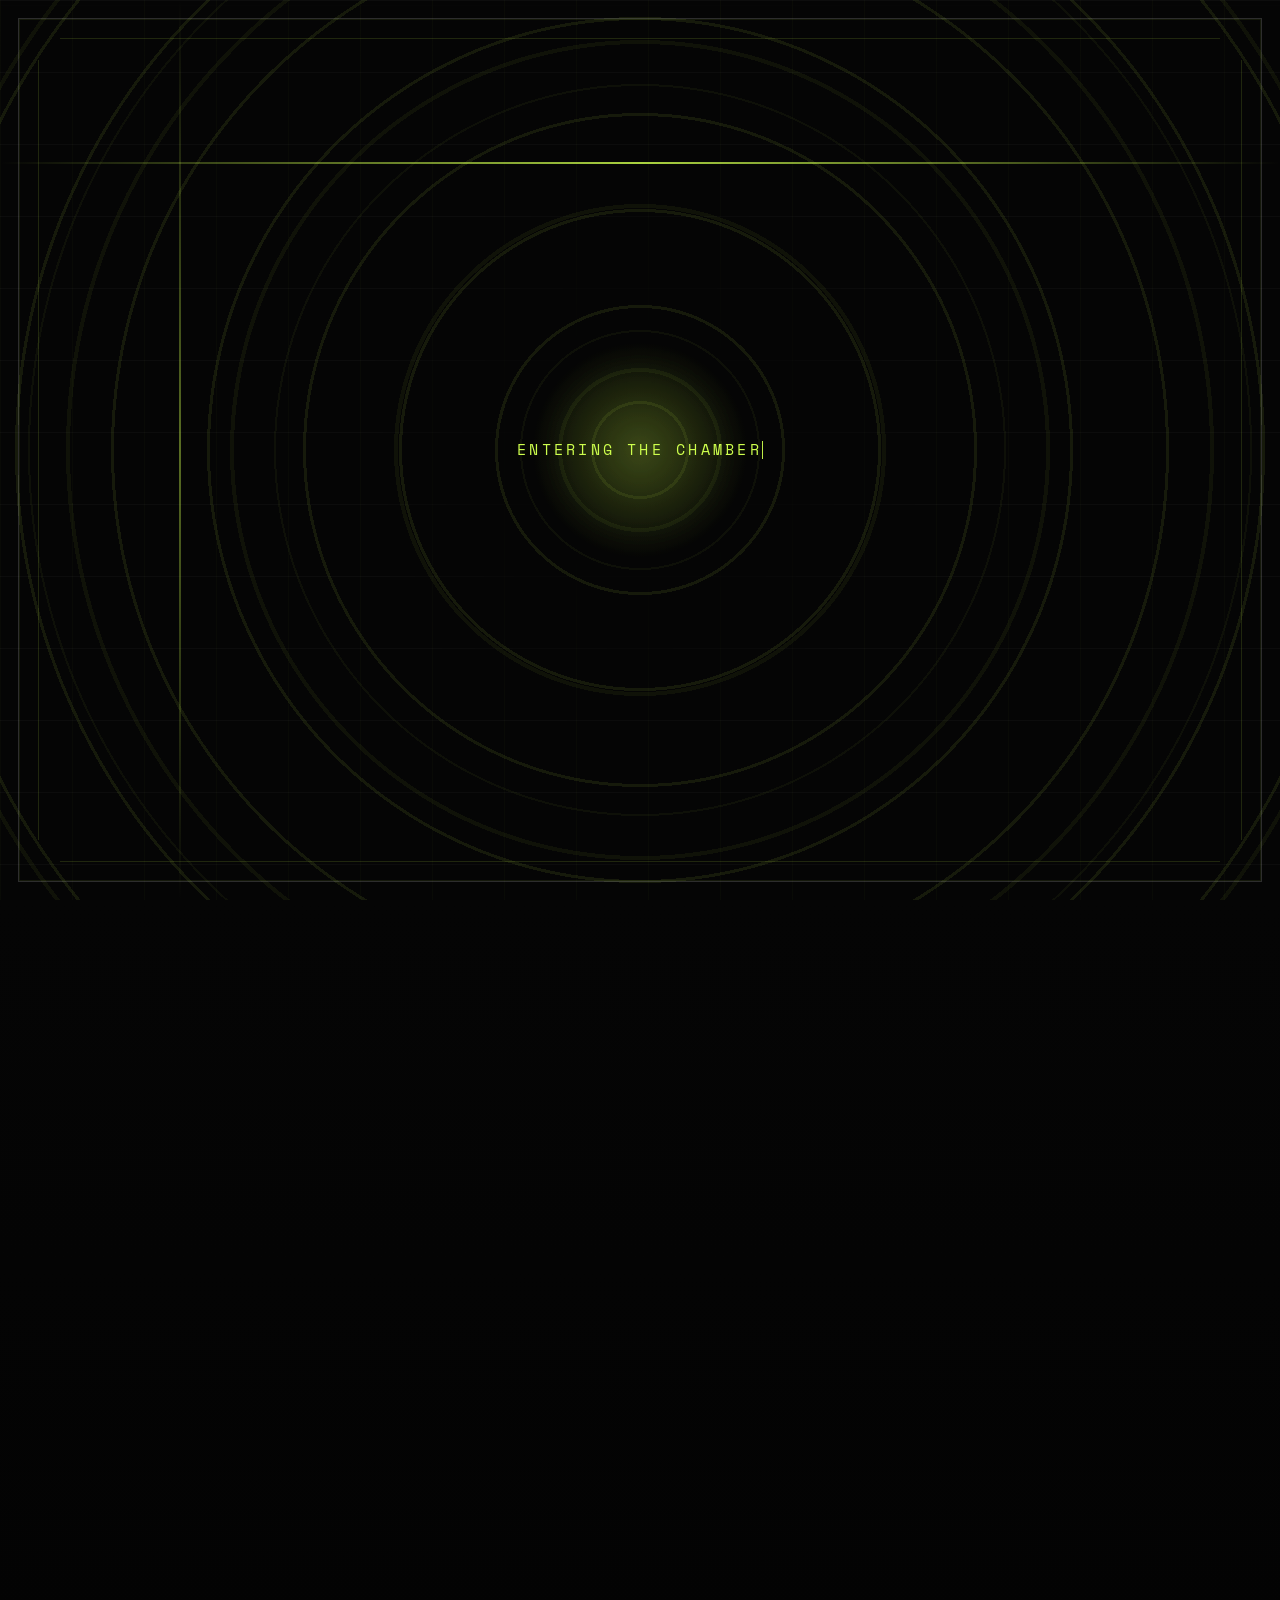
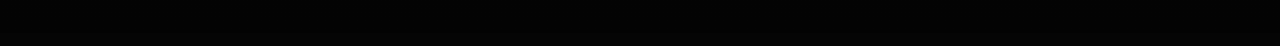
<file: index.html>
﻿<!doctype html>
<html lang="en">
  <head>
    <meta charset="utf-8">
    <meta name="viewport" content="width=device-width, initial-scale=1, viewport-fit=cover">
    <meta name="theme-color" content="#050505">
    <meta name="apple-mobile-web-app-capable" content="yes">
    <meta name="apple-mobile-web-app-status-bar-style" content="black">
    <title>Hyperbolic Chamber</title>
    <meta name="description" content="A space for underground sound — Turn On. Tune In. Drop Out.">
    <meta name="robots" content="index, follow">
    <link rel="canonical" href="https://hyperbolic-chamber.space/">
    <meta property="og:site_name" content="Hyperbolic Chamber">
    <meta property="og:type" content="website">
    <meta property="og:title" content="Hyperbolic Chamber">
    <meta property="og:description" content="A space for underground sound — Turn On. Tune In. Drop Out.">
    <meta property="og:url" content="https://hyperbolic-chamber.space/">
    <meta property="og:image" content="https://hyperbolic-chamber.space/assets/images/share-image.png">
    <meta property="og:image:alt" content="Hyperbolic Chamber share image">
    <meta property="og:image:width" content="1200">
    <meta property="og:image:height" content="630">
    <meta name="twitter:card" content="summary_large_image">
    <meta name="twitter:title" content="Hyperbolic Chamber">
    <meta name="twitter:description" content="A space for underground sound — Turn On. Tune In. Drop Out.">
    <meta name="twitter:image" content="https://hyperbolic-chamber.space/assets/images/share-image.png">
    <link rel="icon" href="assets/images/favicon.ico">
    <link rel="stylesheet" href="assets/css/site.css?v=2026-04-09b">
    <script type="application/ld+json">
      {
        "@context": "https://schema.org",
        "@graph": [
          {
            "@type": "Organization",
            "@id": "https://hyperbolic-chamber.space/#organization",
            "name": "Hyperbolic Chamber",
            "url": "https://hyperbolic-chamber.space/",
            "logo": "https://hyperbolic-chamber.space/assets/images/main-logo.png",
            "sameAs": [
              "https://www.youtube.com/@Hyperbolic_Chamber",
              "https://www.instagram.com/hyperbolic__chamber__/",
              "https://soundcloud.com/hyperbolic_chamber"
            ]
          },
          {
            "@type": "WebSite",
            "@id": "https://hyperbolic-chamber.space/#website",
            "url": "https://hyperbolic-chamber.space/",
            "name": "Hyperbolic Chamber",
            "description": "A space for underground sound — Turn On. Tune In. Drop Out.",
            "publisher": {
              "@id": "https://hyperbolic-chamber.space/#organization"
            }
          },
          {
            "@type": "WebPage",
            "@id": "https://hyperbolic-chamber.space/#webpage",
            "url": "https://hyperbolic-chamber.space/",
            "name": "Hyperbolic Chamber",
            "description": "A space for underground sound — Turn On. Tune In. Drop Out.",
            "isPartOf": {
              "@id": "https://hyperbolic-chamber.space/#website"
            },
            "about": {
              "@id": "https://hyperbolic-chamber.space/#organization"
            }
          }
        ]
      }
    </script>
    <noscript>
      <style>
        .chamber-loader {
          display: none !important;
        }

        .home-page.is-loading {
          overflow: auto !important;
        }

        .home-page.is-loading .page-shell {
          opacity: 1 !important;
          visibility: visible !important;
          transform: none !important;
        }

        .visually-hidden {
          position: absolute !important;
          width: 1px !important;
          height: 1px !important;
          padding: 0 !important;
          margin: -1px !important;
          overflow: hidden !important;
          clip: rect(0, 0, 0, 0) !important;
          white-space: nowrap !important;
          border: 0 !important;
        }
      </style>
    </noscript>
  </head>
  <body class="home-page is-loading">
    <div class="chamber-loader" aria-hidden="true">
      <div class="chamber-loader__screen chamber-loader__screen--grid"></div>
      <div class="chamber-loader__screen chamber-loader__screen--distortion"></div>
      <div class="chamber-loader__screen chamber-loader__screen--rings chamber-loader__screen--rings-a"></div>
      <div class="chamber-loader__screen chamber-loader__screen--rings chamber-loader__screen--rings-b"></div>
      <div class="chamber-loader__screen chamber-loader__screen--rings chamber-loader__screen--rings-c"></div>
      <div class="chamber-loader__screen chamber-loader__screen--frame"></div>
      <div class="chamber-loader__screen chamber-loader__screen--scan"></div>
      <div class="chamber-loader__copy">
        <div class="chamber-loader__title">
          <span class="chamber-loader__line">Entering The Chamber</span>
        </div>
      </div>
    </div>
    <div class="page-shell">
      <header class="site-header">
        <div class="site-header__inner">
          <div class="brand-lockup">
            <div class="brand-mark" aria-hidden="true"></div>
            <a class="site-title" href="./" aria-current="page">
              Hyperbolic Chamber
            </a>
          </div>
          <button class="menu-toggle" type="button" aria-expanded="false" aria-controls="site-nav">
            <span class="menu-toggle__label">Menu</span>
            <span class="menu-toggle__icon" aria-hidden="true"></span>
          </button>
          <nav class="site-nav" id="site-nav" aria-label="Primary">
            <a class="nav-link" href="./" aria-current="page">Home</a>
            <a class="nav-link" href="./episodes/">Episodes</a>
            <a class="nav-link" href="./origins/">Origins</a>
            <a class="nav-link" href="./get-featured/">Get Featured</a>
          </nav>
        </div>
      </header>
      <main>
        <section class="home-stage">
          <div class="home-stage__grid">
            <article class="home-stage__logo">
              <h1 class="visually-hidden">Hyperbolic Chamber</h1>
              <div class="home-stage__logo-frame">
                <div class="home-stage__logo-stack">
                  <img class="home-stage__logo-ghost" src="assets/images/main-logo.png" alt="" aria-hidden="true">
                  <img class="home-stage__logo-channel home-stage__logo-channel--a" src="assets/images/main-logo.png" alt="" aria-hidden="true">
                  <img class="home-stage__logo-channel home-stage__logo-channel--b" src="assets/images/main-logo.png" alt="" aria-hidden="true">
                  <img class="home-stage__logo-slice home-stage__logo-slice--1" src="assets/images/main-logo.png" alt="" aria-hidden="true">
                  <img class="home-stage__logo-slice home-stage__logo-slice--2" src="assets/images/main-logo.png" alt="" aria-hidden="true">
                  <img class="home-stage__logo-slice home-stage__logo-slice--3" src="assets/images/main-logo.png" alt="" aria-hidden="true">
                  <img class="home-stage__logo-main" src="assets/images/main-logo.png" alt="Hyperbolic Chamber">
                </div>
              </div>
              <p class="home-manifesto__text"><em>Hyperbolic Chamber</em> is a place for music. A place for sonic exploration. In the Chamber, you can experiment. You are encouraged to take risks, and play with sounds you wouldn't normally do so. Everything in the Chamber begins and ends with the music. Step inside. All are welcome.</p>
            </article>
            <article class="home-stage__latest">
              <p class="home-stage__label">Latest Episode</p>
              <h2 class="home-stage__title" data-current-episode-title>Latest Episode</h2>
              <p class="home-stage__meta" data-current-episode-guest></p>
              <div class="embed-frame embed-frame--square home-stage__embed">
                <iframe data-current-episode-embed title="Latest Episode" loading="lazy" allow="autoplay"></iframe>
              </div>
            </article>
          </div>
        </section>
        <section class="home-film">
          <div class="home-film__shell">
            <div class="home-film__copy">
              <p class="home-stage__label" data-world-premiere-eyebrow>World Premier</p>
              <h2 class="home-film__title" data-world-premiere-title>Georgetown Steam Plant</h2>
              <p class="home-film__text" data-world-premiere-description>A special anniversary set filmed at the Georgetown Steam Plant<br>with <a href="https://www.instagram.com/amansridhar/" target="_blank" rel="noreferrer">AMAN</a> and <a href="https://www.pixelfilter.space/" target="_blank" rel="noreferrer">pixelfilter</a></p>
              <div class="home-film__links">
                <a class="nav-link home-film__link home-film__link--button" data-world-premiere-primary-link href="https://www.youtube.com/watch?v=7B9Kr_DX7HI" target="_blank" rel="noreferrer">Watch Full Set</a>
              </div>
            </div>
            <div class="embed-frame embed-frame--video home-film__embed">
              <iframe
                data-world-premiere-embed
                title="Hyperbolic Chamber | Georgetown Steam Plant with AMAN and pixelfilter"
                loading="eager"
                allow="accelerometer; autoplay; clipboard-write; encrypted-media; gyroscope; picture-in-picture; web-share"
                referrerpolicy="strict-origin-when-cross-origin"
                allowfullscreen
                src="https://www.youtube.com/embed/7B9Kr_DX7HI?start=5&autoplay=1&mute=1&enablejsapi=1&playsinline=1&rel=0&controls=0&modestbranding=1&iv_load_policy=3&cc_load_policy=0&disablekb=1&fs=0&loop=1&playlist=7B9Kr_DX7HI"
              ></iframe>
              <button
                class="video-audio-toggle"
                type="button"
                data-world-premiere-audio-toggle
                data-muted="true"
                aria-pressed="false"
                aria-label="Unmute video"
              >
                <span class="video-audio-toggle__icon video-audio-toggle__icon--unmuted" aria-hidden="true">
                  <svg viewBox="0 0 24 24" focusable="false">
                    <path d="M3 9v6h4l5 4V5L7 9H3Z"></path>
                    <path d="M16.5 8.5a5 5 0 0 1 0 7"></path>
                    <path d="M19 6a8.5 8.5 0 0 1 0 12"></path>
                  </svg>
                </span>
                <span class="video-audio-toggle__icon video-audio-toggle__icon--muted" aria-hidden="true">
                  <svg viewBox="0 0 24 24" focusable="false">
                    <path d="M3 9v6h4l5 4V5L7 9H3Z"></path>
                    <path d="m16 9 5 5"></path>
                    <path d="m21 9-5 5"></path>
                  </svg>
                </span>
              </button>
            </div>
          </div>
        </section>
      </main>
      <footer class="site-footer">
        <div class="site-footer__inner">
          <div class="footer-grid">
            <div>
              <p class="footer-tagline">Turn On.<br>Tune In.<br>Drop Out.</p>
            </div>
            <div class="site-footer__logo">
              <img src="assets/images/main-logo.png" alt="Hyperbolic Chamber">
            </div>
            <div class="footer-links">
              <a href="https://www.youtube.com/@Hyperbolic_Chamber" target="_blank" rel="noreferrer">YouTube</a>
              <a href="https://www.instagram.com/hyperbolic__chamber__/" target="_blank" rel="noreferrer">Instagram</a>
              <a href="https://soundcloud.com/hyperbolic_chamber" target="_blank" rel="noreferrer">SoundCloud</a>
            </div>
          </div>
        </div>
      </footer>
    </div>
    <script src="assets/js/site-data.js"></script>
    <script src="assets/js/site.js?v=2026-04-09b"></script>
  </body>
</html>
</file>
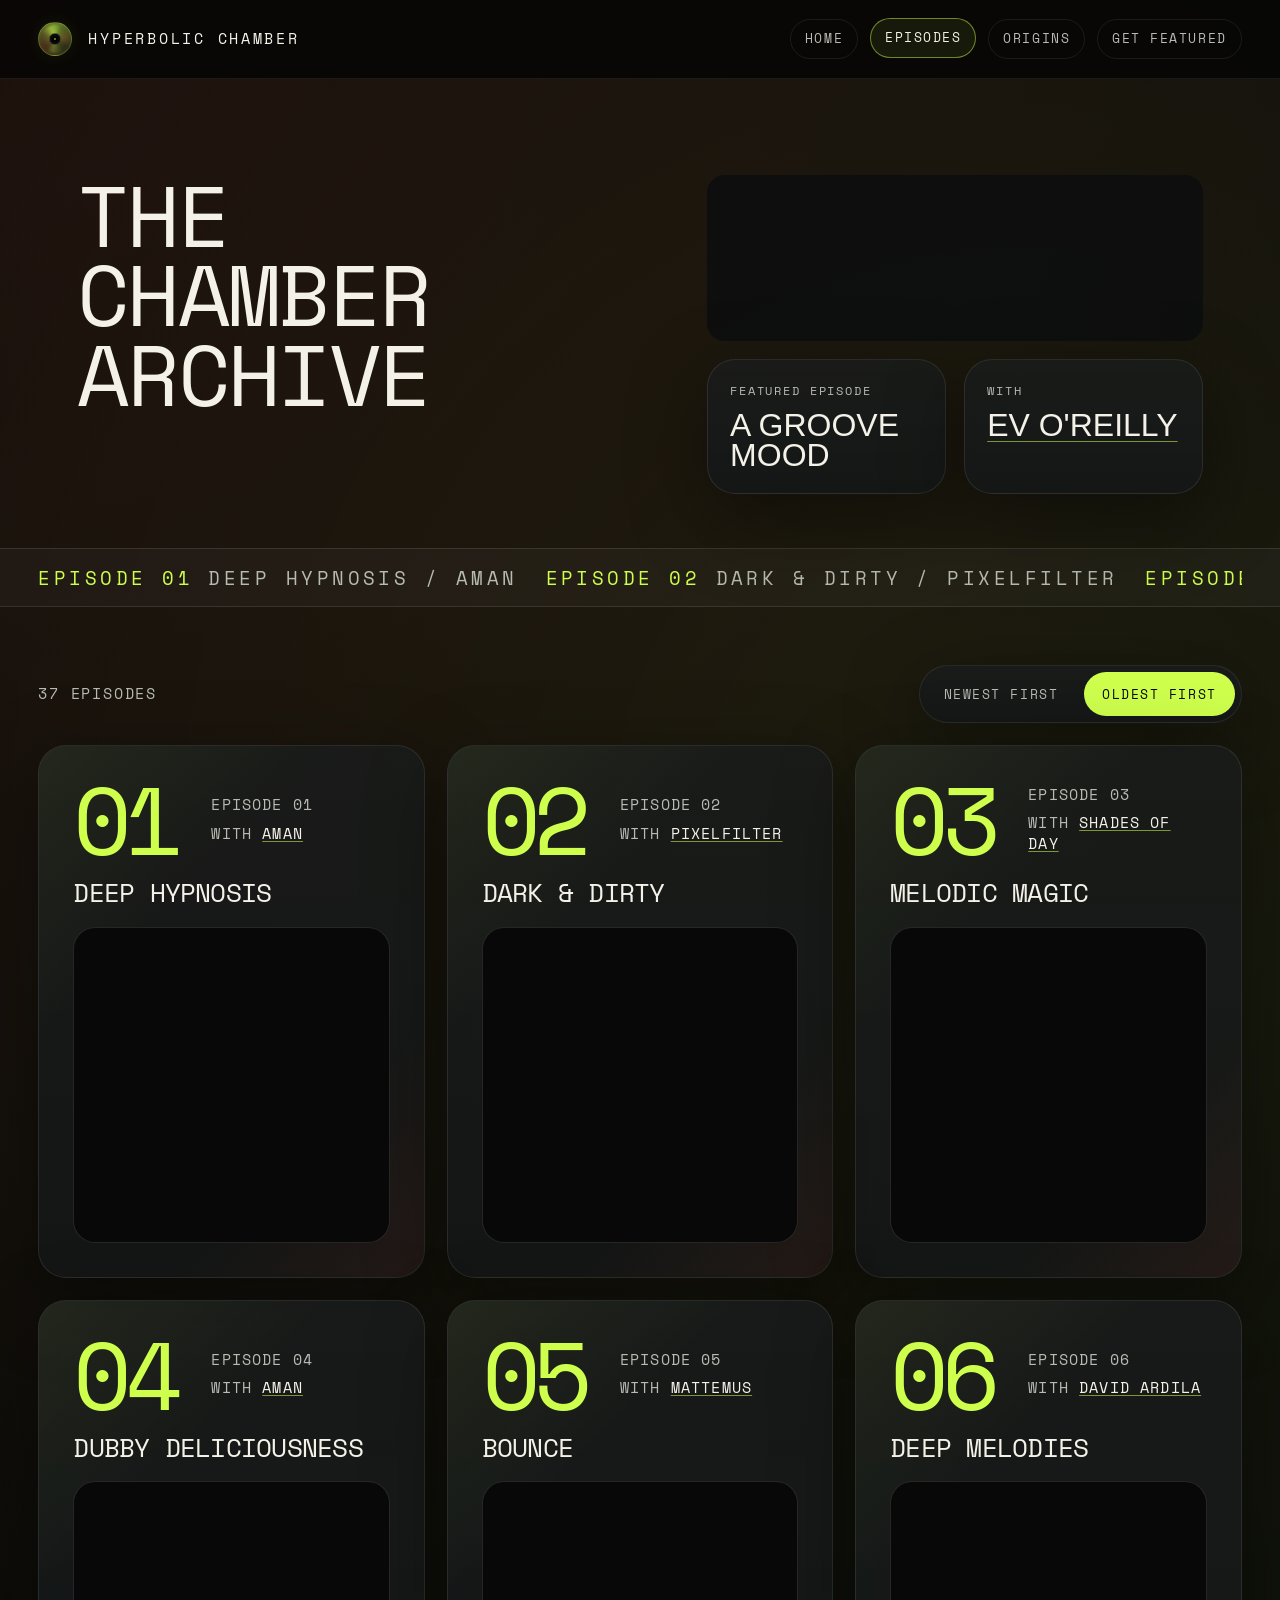
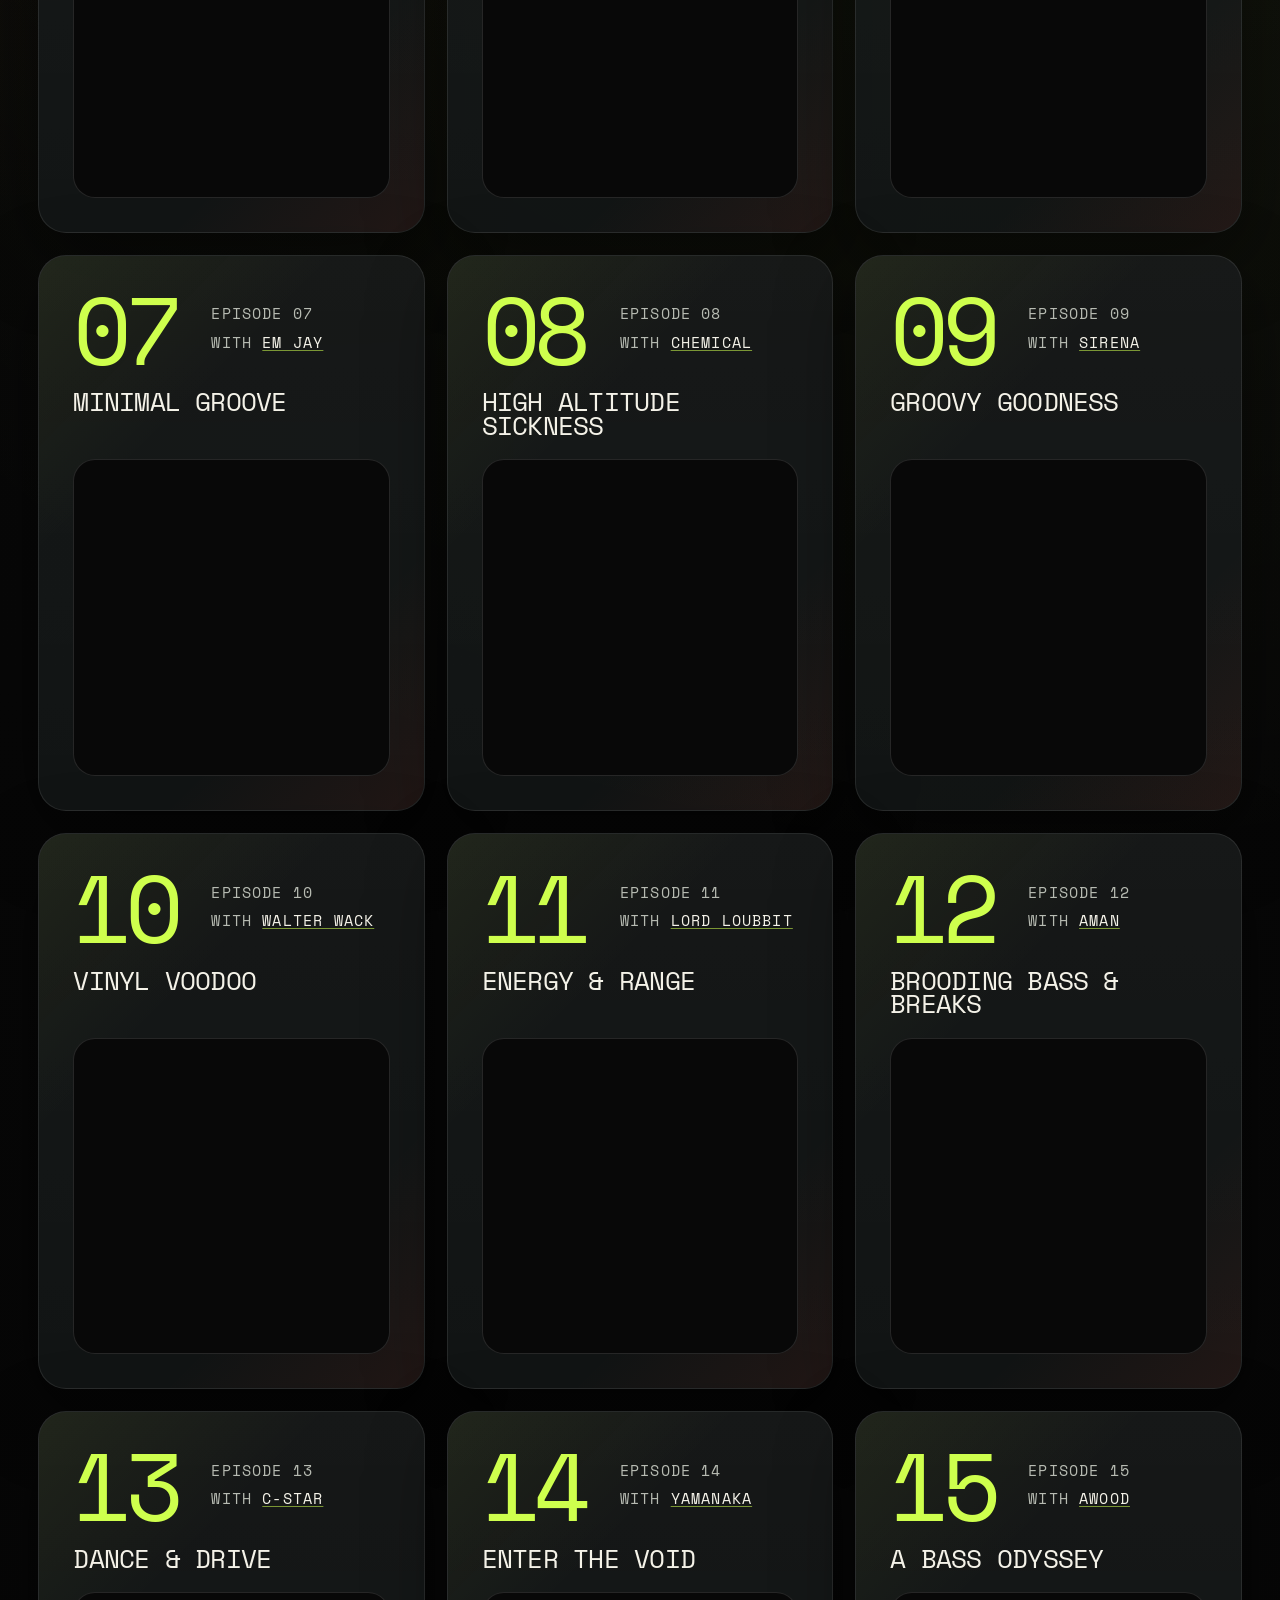
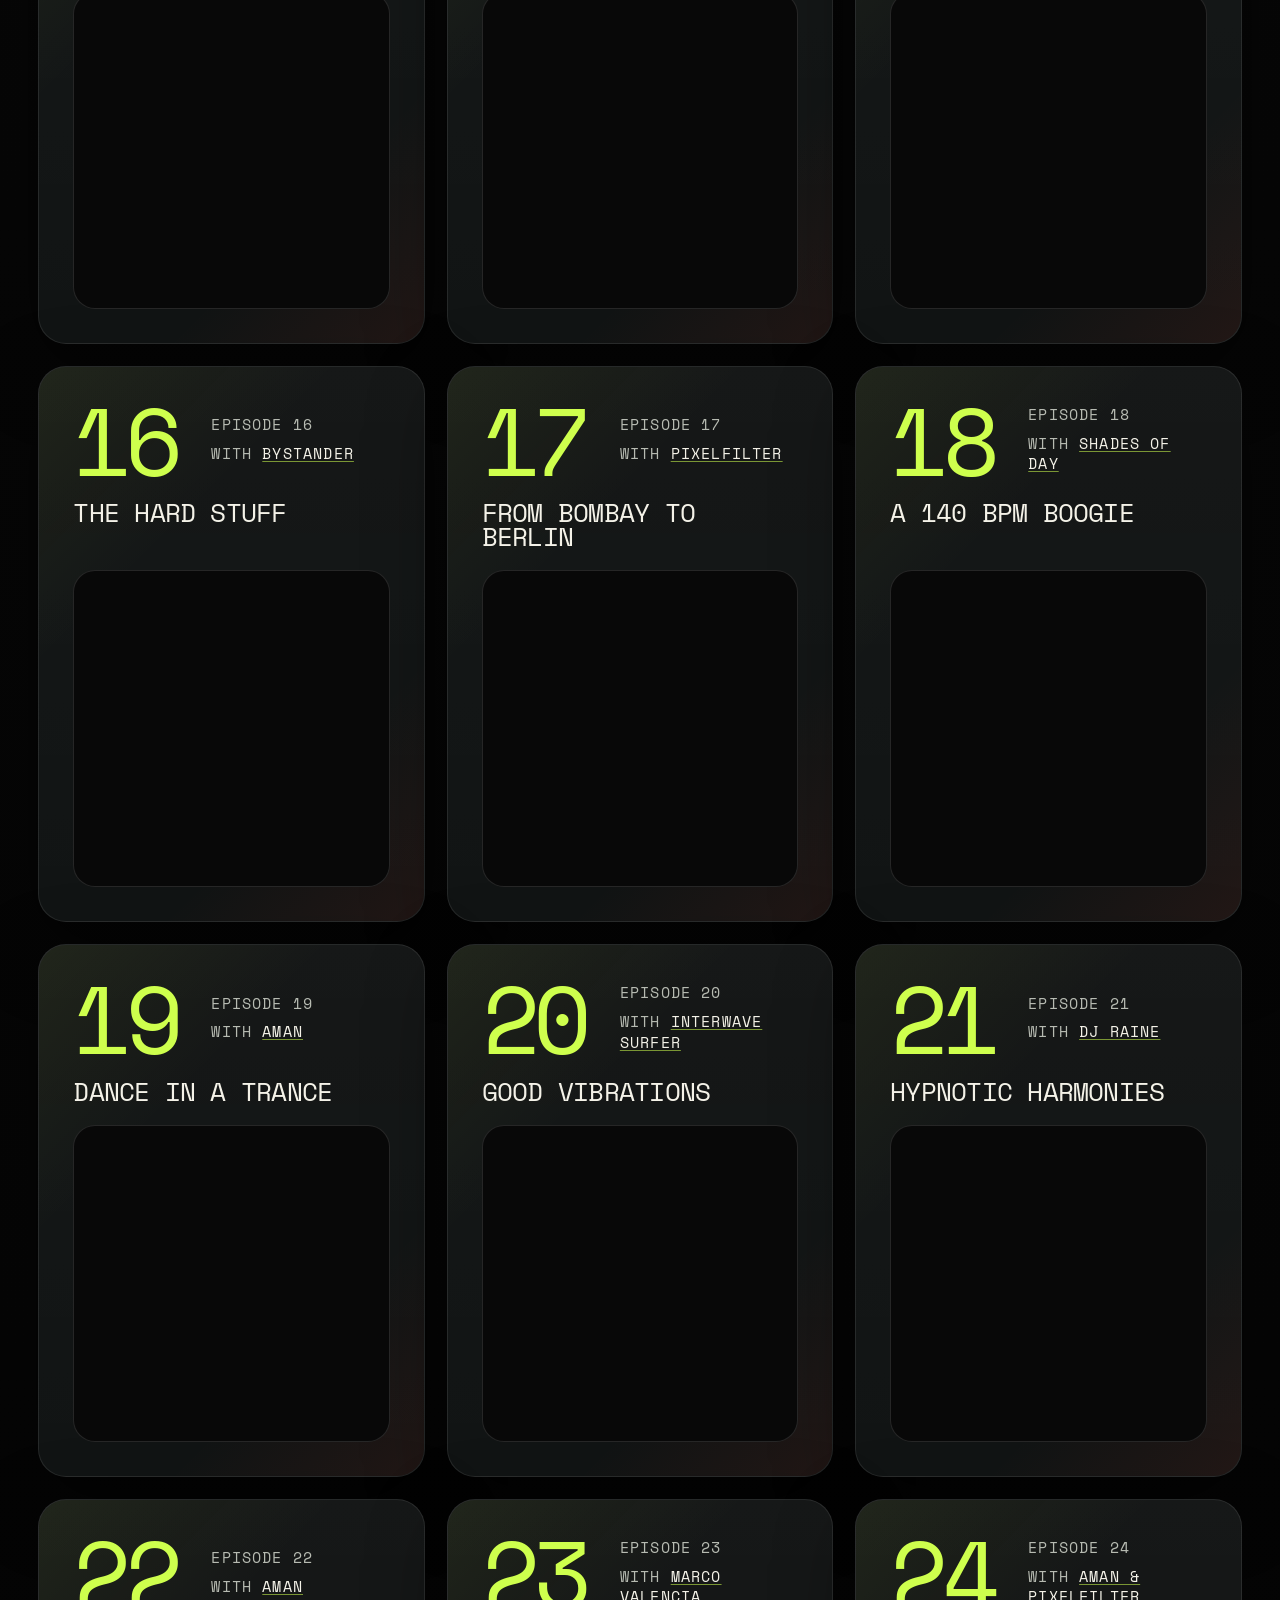
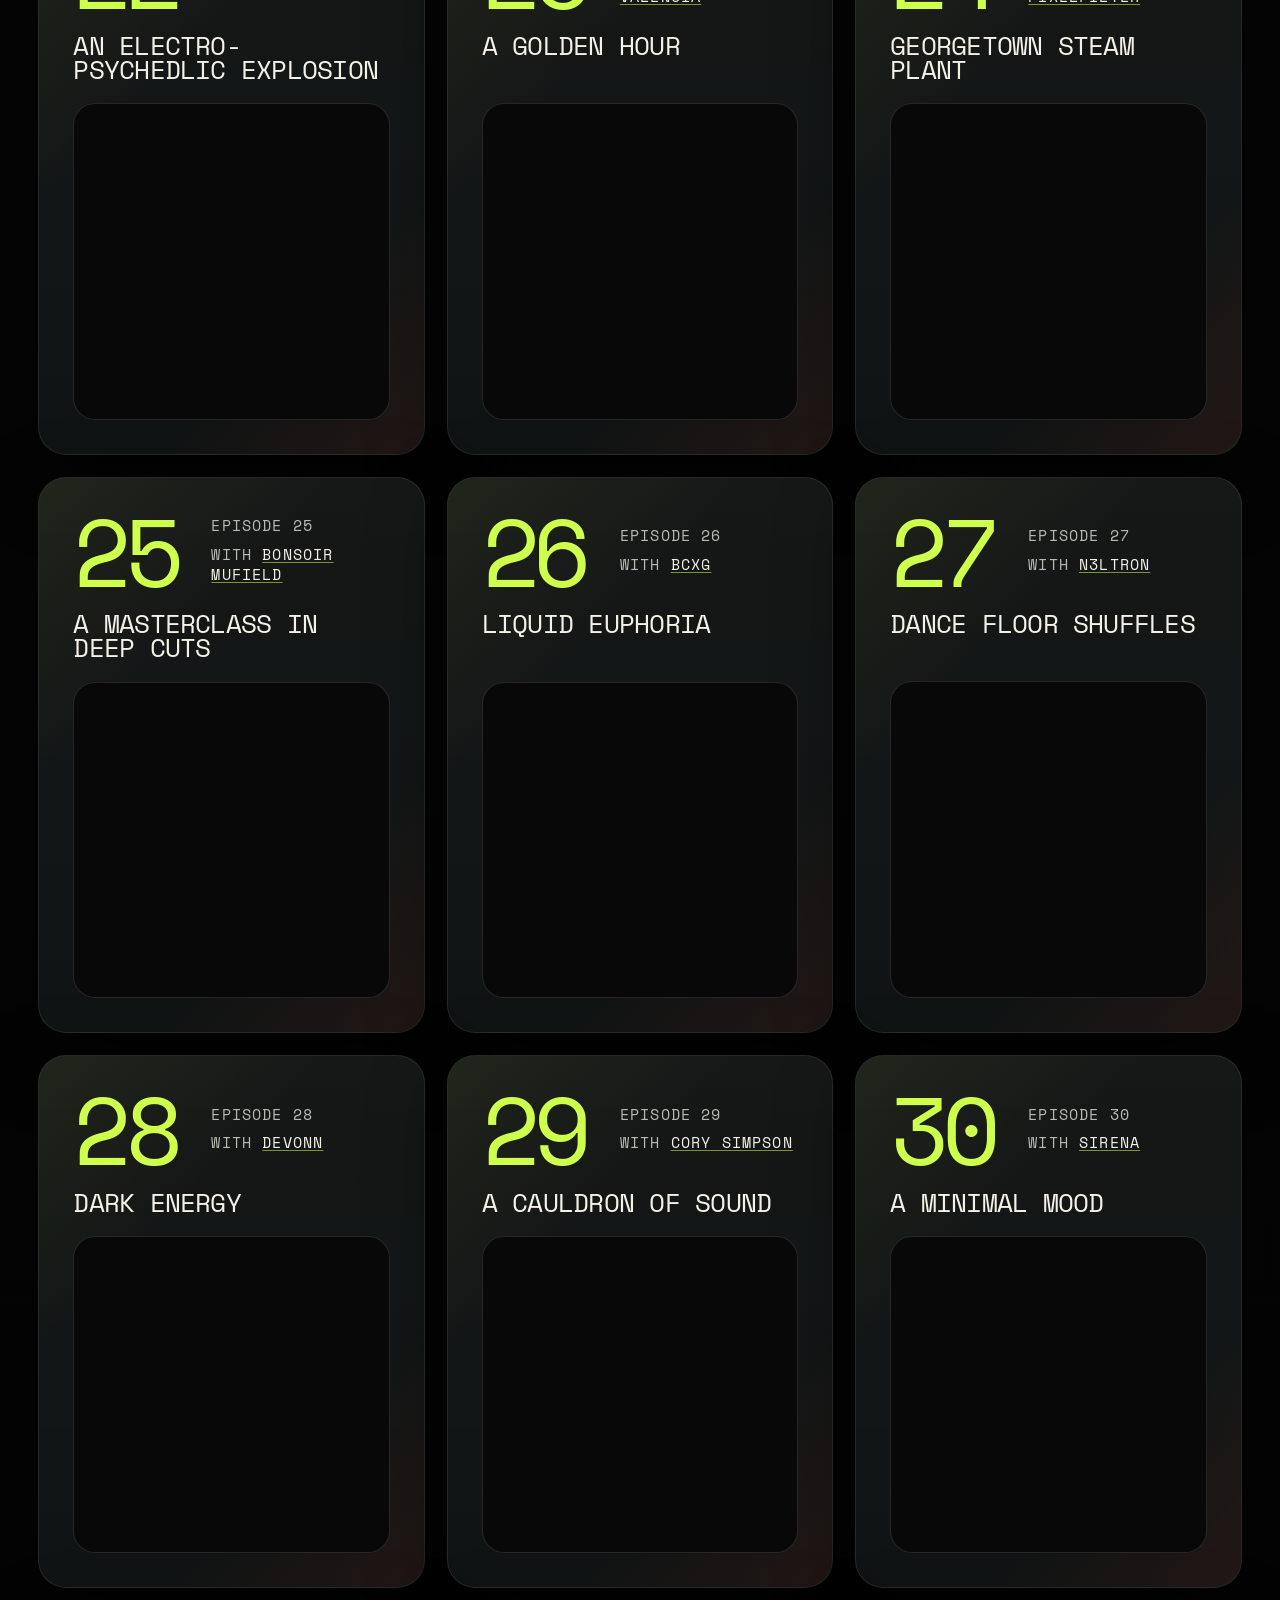
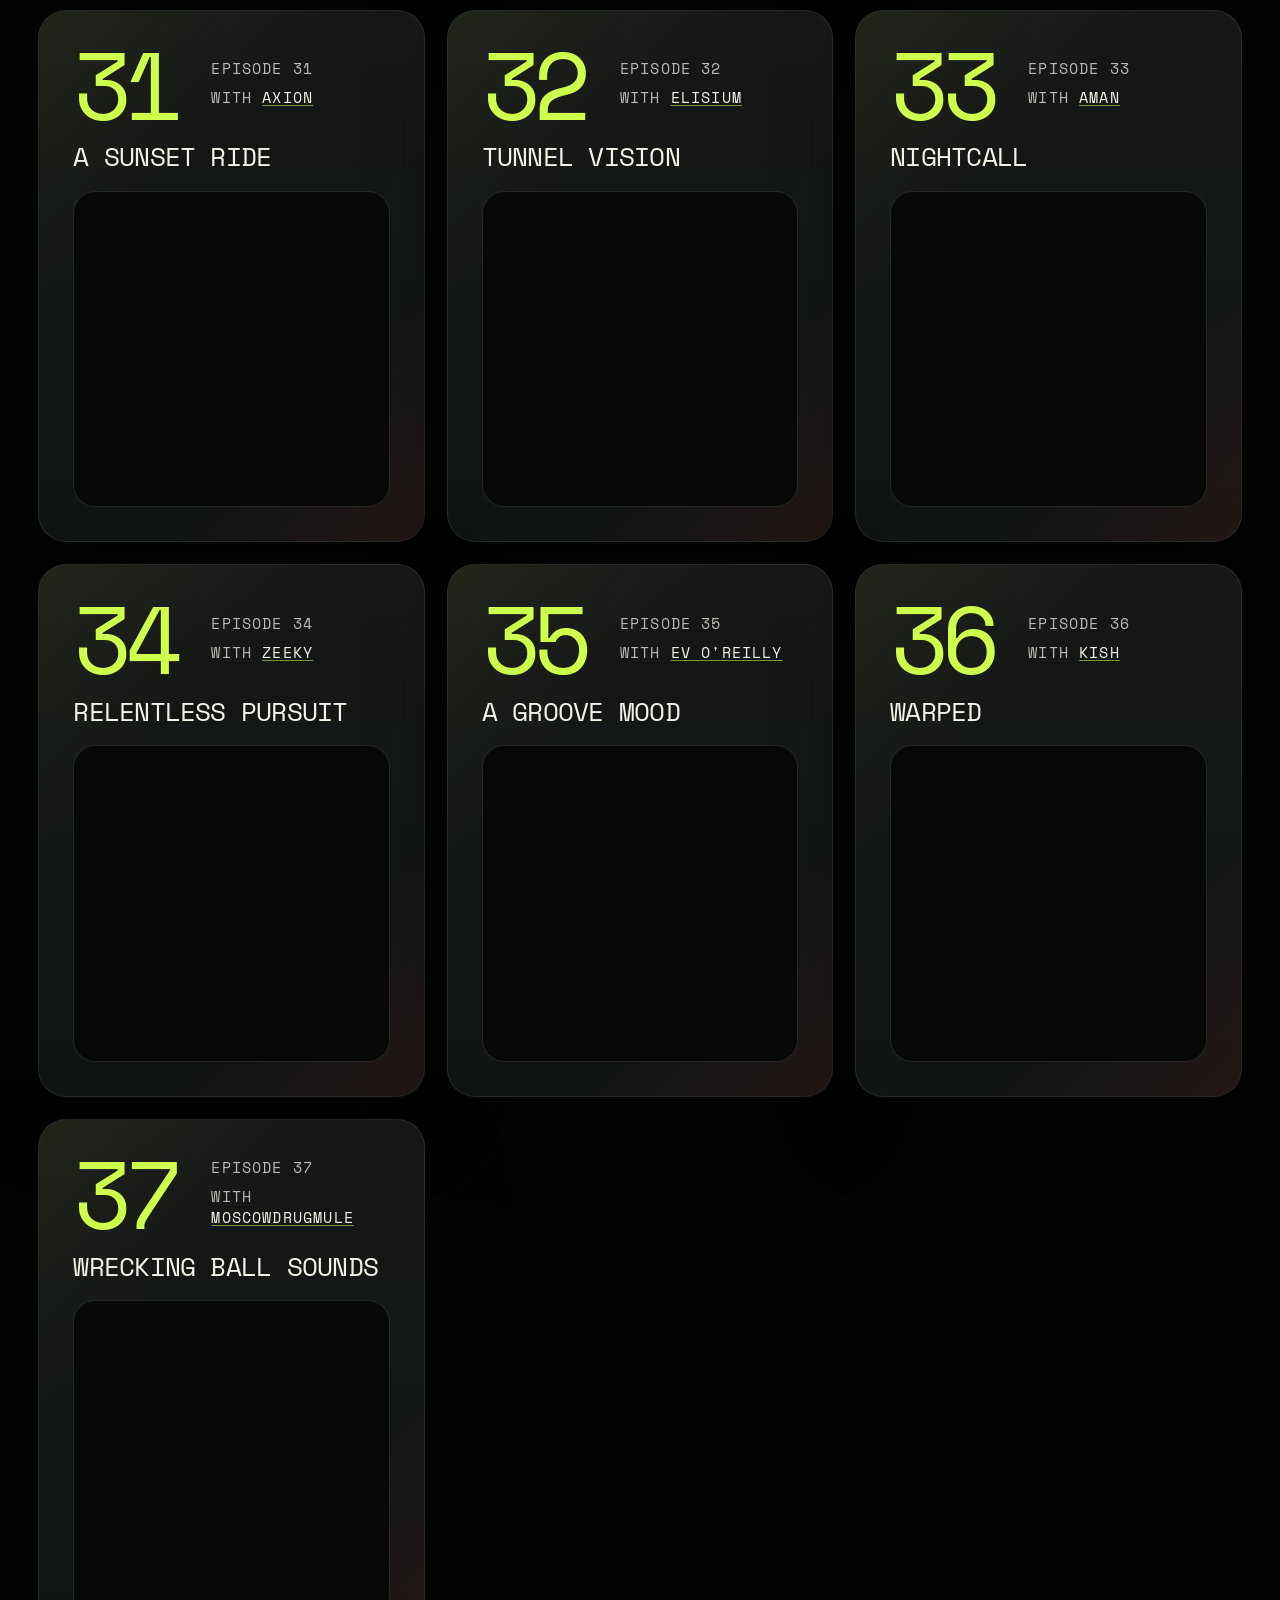
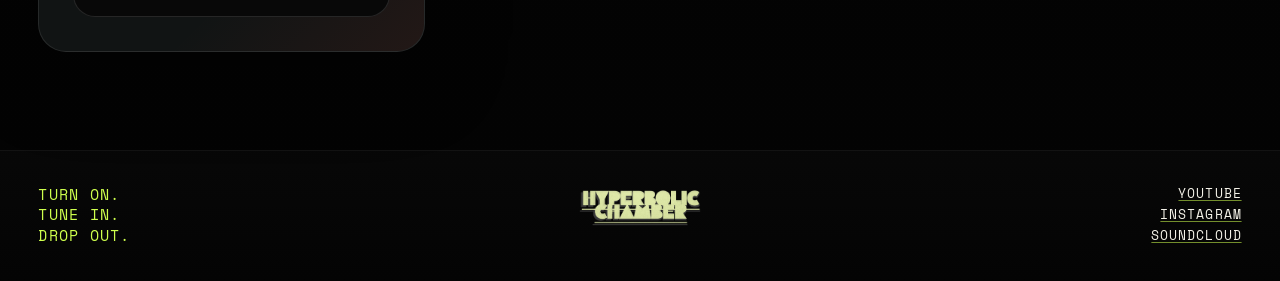
<file: episodes/index.html>
<!doctype html>
<html lang="en">
  <head>
    <meta charset="utf-8">
    <meta name="viewport" content="width=device-width, initial-scale=1, viewport-fit=cover">
    <meta name="theme-color" content="#050505">
    <meta name="apple-mobile-web-app-capable" content="yes">
    <meta name="apple-mobile-web-app-status-bar-style" content="black">
    <title>Episodes | Hyperbolic Chamber</title>
    <meta name="description" content="A stream of underground sound — mixes and premieres.">
    <meta name="robots" content="index, follow">
    <link rel="canonical" href="https://hyperbolic-chamber.space/episodes/">
    <meta property="og:site_name" content="Hyperbolic Chamber">
    <meta property="og:type" content="website">
    <meta property="og:title" content="Episodes Archive | Hyperbolic Chamber">
    <meta property="og:description" content="A stream of underground sound — mixes and premieres.">
    <meta property="og:url" content="https://hyperbolic-chamber.space/episodes/">
    <meta property="og:image" content="https://hyperbolic-chamber.space/assets/images/share-image.png">
    <meta property="og:image:alt" content="Hyperbolic Chamber share image">
    <meta property="og:image:width" content="1200">
    <meta property="og:image:height" content="630">
    <meta name="twitter:card" content="summary_large_image">
    <meta name="twitter:title" content="Episodes Archive | Hyperbolic Chamber">
    <meta name="twitter:description" content="A stream of underground sound — mixes and premieres.">
    <meta name="twitter:image" content="https://hyperbolic-chamber.space/assets/images/share-image.png">
    <link rel="icon" href="../assets/images/favicon.ico">
    <link rel="stylesheet" href="../assets/css/site.css?v=2026-04-09b">
    <script type="application/ld+json">
      {
        "@context": "https://schema.org",
        "@graph": [
          {
            "@type": "CollectionPage",
            "@id": "https://hyperbolic-chamber.space/episodes/#webpage",
            "url": "https://hyperbolic-chamber.space/episodes/",
            "name": "Episodes Archive | Hyperbolic Chamber",
            "description": "A stream of underground sound — mixes and premieres."
          },
          {
            "@type": "ItemList",
            "@id": "https://hyperbolic-chamber.space/episodes/#itemlist",
            "name": "Hyperbolic Chamber Episodes",
            "numberOfItems": 37,
            "itemListElement": [
              { "@type": "ListItem", "position": 1, "item": { "@type": "MusicRecording", "name": "Episode 01: Deep hypnosis", "byArtist": { "@type": "MusicGroup", "name": "AMAN" }, "datePublished": "2024-05-27", "url": "https://hyperbolic-chamber.space/episodes/" } },
              { "@type": "ListItem", "position": 2, "item": { "@type": "MusicRecording", "name": "Episode 02: Dark & dirty", "byArtist": { "@type": "MusicGroup", "name": "pixelfilter" }, "datePublished": "2024-06-13", "url": "https://hyperbolic-chamber.space/episodes/" } },
              { "@type": "ListItem", "position": 3, "item": { "@type": "MusicRecording", "name": "Episode 03: Melodic magic", "byArtist": { "@type": "MusicGroup", "name": "shades of day" }, "datePublished": "2024-06-27", "url": "https://hyperbolic-chamber.space/episodes/" } },
              { "@type": "ListItem", "position": 4, "item": { "@type": "MusicRecording", "name": "Episode 04: Dubby deliciousness", "byArtist": { "@type": "MusicGroup", "name": "AMAN" }, "datePublished": "2024-07-11", "url": "https://hyperbolic-chamber.space/episodes/" } },
              { "@type": "ListItem", "position": 5, "item": { "@type": "MusicRecording", "name": "Episode 05: Bounce", "byArtist": { "@type": "MusicGroup", "name": "Mattemus" }, "datePublished": "2024-07-25", "url": "https://hyperbolic-chamber.space/episodes/" } },
              { "@type": "ListItem", "position": 6, "item": { "@type": "MusicRecording", "name": "Episode 06: Deep Melodies", "byArtist": { "@type": "MusicGroup", "name": "David Ardila" }, "datePublished": "2024-08-08", "url": "https://hyperbolic-chamber.space/episodes/" } },
              { "@type": "ListItem", "position": 7, "item": { "@type": "MusicRecording", "name": "Episode 07: Minimal Groove", "byArtist": { "@type": "MusicGroup", "name": "Em jay" }, "datePublished": "2024-08-22", "url": "https://hyperbolic-chamber.space/episodes/" } },
              { "@type": "ListItem", "position": 8, "item": { "@type": "MusicRecording", "name": "Episode 08: high altitude sickness", "byArtist": { "@type": "MusicGroup", "name": "Chemical" }, "datePublished": "2024-09-05", "url": "https://hyperbolic-chamber.space/episodes/" } },
              { "@type": "ListItem", "position": 9, "item": { "@type": "MusicRecording", "name": "Episode 09: Groovy Goodness", "byArtist": { "@type": "MusicGroup", "name": "Sirena" }, "datePublished": "2024-10-10", "url": "https://hyperbolic-chamber.space/episodes/" } },
              { "@type": "ListItem", "position": 10, "item": { "@type": "MusicRecording", "name": "Episode 10: Vinyl Voodoo", "byArtist": { "@type": "MusicGroup", "name": "Walter WACK" }, "datePublished": "2024-10-24", "url": "https://hyperbolic-chamber.space/episodes/" } },
              { "@type": "ListItem", "position": 11, "item": { "@type": "MusicRecording", "name": "Episode 11: Energy & range", "byArtist": { "@type": "MusicGroup", "name": "Lord Loubbit" }, "datePublished": "2024-11-07", "url": "https://hyperbolic-chamber.space/episodes/" } },
              { "@type": "ListItem", "position": 12, "item": { "@type": "MusicRecording", "name": "Episode 12: brooding bass & breaks", "byArtist": { "@type": "MusicGroup", "name": "AMAN" }, "datePublished": "2024-11-20", "url": "https://hyperbolic-chamber.space/episodes/" } },
              { "@type": "ListItem", "position": 13, "item": { "@type": "MusicRecording", "name": "Episode 13: DAnce & DRIVE", "byArtist": { "@type": "MusicGroup", "name": "C-Star" }, "datePublished": "2024-12-05", "url": "https://hyperbolic-chamber.space/episodes/" } },
              { "@type": "ListItem", "position": 14, "item": { "@type": "MusicRecording", "name": "Episode 14: Enter the Void", "byArtist": { "@type": "MusicGroup", "name": "YAMANAKA" }, "datePublished": "2024-12-19", "url": "https://hyperbolic-chamber.space/episodes/" } },
              { "@type": "ListItem", "position": 15, "item": { "@type": "MusicRecording", "name": "Episode 15: A Bass Odyssey", "byArtist": { "@type": "MusicGroup", "name": "AWood" }, "datePublished": "2025-01-09", "url": "https://hyperbolic-chamber.space/episodes/" } },
              { "@type": "ListItem", "position": 16, "item": { "@type": "MusicRecording", "name": "Episode 16: The Hard Stuff", "byArtist": { "@type": "MusicGroup", "name": "BYSTANDER" }, "datePublished": "2025-01-23", "url": "https://hyperbolic-chamber.space/episodes/" } },
              { "@type": "ListItem", "position": 17, "item": { "@type": "MusicRecording", "name": "Episode 17: From Bombay to Berlin", "byArtist": { "@type": "MusicGroup", "name": "pixelfilter" }, "datePublished": "2025-02-27", "url": "https://hyperbolic-chamber.space/episodes/" } },
              { "@type": "ListItem", "position": 18, "item": { "@type": "MusicRecording", "name": "Episode 18: A 140 BPM Boogie", "byArtist": { "@type": "MusicGroup", "name": "shades of day" }, "datePublished": "2025-03-14", "url": "https://hyperbolic-chamber.space/episodes/" } },
              { "@type": "ListItem", "position": 19, "item": { "@type": "MusicRecording", "name": "Episode 19: Dance in a Trance", "byArtist": { "@type": "MusicGroup", "name": "AMAN" }, "datePublished": "2025-03-27", "url": "https://hyperbolic-chamber.space/episodes/" } },
              { "@type": "ListItem", "position": 20, "item": { "@type": "MusicRecording", "name": "Episode 20: Good Vibrations", "byArtist": { "@type": "MusicGroup", "name": "Interwave Surfer" }, "datePublished": "2025-04-10", "url": "https://hyperbolic-chamber.space/episodes/" } },
              { "@type": "ListItem", "position": 21, "item": { "@type": "MusicRecording", "name": "Episode 21: Hypnotic harmonies", "byArtist": { "@type": "MusicGroup", "name": "DJ RAine" }, "datePublished": "2025-04-24", "url": "https://hyperbolic-chamber.space/episodes/" } },
              { "@type": "ListItem", "position": 22, "item": { "@type": "MusicRecording", "name": "Episode 22: An Electro-Psychedlic Explosion", "byArtist": { "@type": "MusicGroup", "name": "AMAN" }, "datePublished": "2025-05-08", "url": "https://hyperbolic-chamber.space/episodes/" } },
              { "@type": "ListItem", "position": 23, "item": { "@type": "MusicRecording", "name": "Episode 23: A GOLDEN HOUR", "byArtist": { "@type": "MusicGroup", "name": "Marco Valencia" }, "datePublished": "2025-05-30", "url": "https://hyperbolic-chamber.space/episodes/" } },
              { "@type": "ListItem", "position": 24, "item": { "@type": "MusicRecording", "name": "Episode 24: Georgetown Steam Plant", "byArtist": { "@type": "MusicGroup", "name": "AMAN & pixelfilter" }, "datePublished": "2025-07-30", "url": "https://hyperbolic-chamber.space/episodes/" } },
              { "@type": "ListItem", "position": 25, "item": { "@type": "MusicRecording", "name": "Episode 25: A Masterclass in Deep Cuts", "byArtist": { "@type": "MusicGroup", "name": "Bonsoir Mufield" }, "datePublished": "2025-09-18", "url": "https://hyperbolic-chamber.space/episodes/" } },
              { "@type": "ListItem", "position": 26, "item": { "@type": "MusicRecording", "name": "Episode 26: Liquid EUPHORIA", "byArtist": { "@type": "MusicGroup", "name": "BCXG" }, "datePublished": "2025-10-16", "url": "https://hyperbolic-chamber.space/episodes/" } },
              { "@type": "ListItem", "position": 27, "item": { "@type": "MusicRecording", "name": "Episode 27: DANCE FLOOR SHUFFLES", "byArtist": { "@type": "MusicGroup", "name": "N3LTRON" }, "datePublished": "2025-11-21", "url": "https://hyperbolic-chamber.space/episodes/" } },
              { "@type": "ListItem", "position": 28, "item": { "@type": "MusicRecording", "name": "Episode 28: Dark Energy", "byArtist": { "@type": "MusicGroup", "name": "DeVonn" }, "datePublished": "2025-12-18", "url": "https://hyperbolic-chamber.space/episodes/" } },
              { "@type": "ListItem", "position": 29, "item": { "@type": "MusicRecording", "name": "Episode 29: a cAULDRON OF SOUND", "byArtist": { "@type": "MusicGroup", "name": "CORY SIMPSON" }, "datePublished": "2026-01-15", "url": "https://hyperbolic-chamber.space/episodes/" } },
              { "@type": "ListItem", "position": 30, "item": { "@type": "MusicRecording", "name": "Episode 30: A MINIMAL MOOD", "byArtist": { "@type": "MusicGroup", "name": "SIRENA" }, "datePublished": "2026-01-29", "url": "https://hyperbolic-chamber.space/episodes/" } },
              { "@type": "ListItem", "position": 31, "item": { "@type": "MusicRecording", "name": "Episode 31: A Sunset Ride", "byArtist": { "@type": "MusicGroup", "name": "AXION" }, "datePublished": "2026-02-12", "url": "https://hyperbolic-chamber.space/episodes/" } },
              { "@type": "ListItem", "position": 32, "item": { "@type": "MusicRecording", "name": "Episode 32: Tunnel Vision", "byArtist": { "@type": "MusicGroup", "name": "ELISIUM" }, "datePublished": "2026-02-26", "url": "https://hyperbolic-chamber.space/episodes/" } },
              { "@type": "ListItem", "position": 33, "item": { "@type": "MusicRecording", "name": "Episode 33: Nightcall", "byArtist": { "@type": "MusicGroup", "name": "AMAN" }, "datePublished": "2026-04-16", "url": "https://hyperbolic-chamber.space/episodes/" } },
              { "@type": "ListItem", "position": 34, "item": { "@type": "MusicRecording", "name": "Episode 34: Relentless Pursuit", "byArtist": { "@type": "MusicGroup", "name": "ZEEKY" }, "datePublished": "2026-07-03", "url": "https://hyperbolic-chamber.space/episodes/" } },
              { "@type": "ListItem", "position": 35, "item": { "@type": "MusicRecording", "name": "Episode 35: A Groove Mood", "byArtist": { "@type": "MusicGroup", "name": "Ev O'Reilly" }, "datePublished": "2026-08-13", "url": "https://hyperbolic-chamber.space/episodes/" } },
              { "@type": "ListItem", "position": 36, "item": { "@type": "MusicRecording", "name": "Episode 36: Warped", "byArtist": { "@type": "MusicGroup", "name": "kish" }, "datePublished": "2026-10-01", "url": "https://soundcloud.com/hyperbolic_chamber/hc-36-warped-with-kish" } },
              { "@type": "ListItem", "position": 37, "item": { "@type": "MusicRecording", "name": "Episode 37: Wrecking Ball Sounds", "byArtist": { "@type": "MusicGroup", "name": "moscowdrugmule" }, "datePublished": "2026-10-14", "url": "https://soundcloud.com/hyperbolic_chamber/hc-37-wrecking-ball-sounds" } }
            ]
          }
        ]
      }
    </script>
  </head>
  <body class="episodes-page">
    <div class="page-shell">
      <header class="site-header">
        <div class="site-header__inner">
          <div class="brand-lockup">
            <div class="brand-mark" aria-hidden="true"></div>
            <a class="site-title" href="../">
              Hyperbolic Chamber
            </a>
          </div>
          <button class="menu-toggle" type="button" aria-expanded="false" aria-controls="site-nav">
            <span class="menu-toggle__label">Menu</span>
            <span class="menu-toggle__icon" aria-hidden="true"></span>
          </button>
          <nav class="site-nav" id="site-nav" aria-label="Primary">
            <a class="nav-link" href="../">Home</a>
            <a class="nav-link" href="../episodes/" aria-current="page">Episodes</a>
            <a class="nav-link" href="../origins/">Origins</a>
            <a class="nav-link" href="../get-featured/">Get Featured</a>
          </nav>
        </div>
      </header>
      <main>
        <section class="page-hero">
          <div class="archive-layout">
            <div>
              <p class="eyebrow">Archive</p>
              <h1 class="page-title page-title--mono">THE<br>CHAMBER<br>ARCHIVE</h1>
              <p class="page-intro">Browse the full Hyperbolic Chamber archive, with every mix, guest, date, and embed collected in sequence.</p>
            </div>
            <aside class="archive-sidebar">
              <div class="featured-episode-panel">
                <div class="featured-episode-panel__embed">
                  <iframe data-featured-episode-embed title="Featured Hyperbolic Chamber episode" loading="lazy" allow="autoplay"></iframe>
                </div>
                <div class="featured-episode-panel__details">
                  <article class="stat-card">
                    <p class="stat-card__label">Featured Episode</p>
                    <p class="stat-card__value" data-featured-episode-title>#36 Warped</p>
                    <p class="stat-card__detail" data-featured-episode-date>10.01.2026</p>
                  </article>
                  <article class="stat-card">
                    <p class="stat-card__label">With</p>
                    <p class="stat-card__value" data-featured-episode-guest>kish</p>
                    <p class="stat-card__detail" data-featured-episode-date>10.01.2026</p>
                  </article>
                </div>
              </div>
            </aside>
          </div>
        </section>
        <section class="signal-band" aria-label="Archive ticker">
          <div class="signal-band__inner">
            <div class="signal-band__track" data-episode-ticker>
              <span><strong>Archive</strong> full session log</span>
              <span><strong>Archive</strong> full session log</span>
            </div>
          </div>
        </section>
        <section class="section">
          <div class="archive-toolbar">
            <p class="archive-count" data-archive-count>0 EPISODES</p>
            <div class="archive-sort" aria-label="Sort episodes">
              <div class="archive-sort__controls" role="group" aria-label="Episode order">
                <button class="archive-sort__button" type="button" data-episode-sort="desc" aria-pressed="false">Newest First</button>
                <button class="archive-sort__button is-active" type="button" data-episode-sort="asc" aria-pressed="true">Oldest First</button>
              </div>
            </div>
          </div>
          <div class="episodes-grid" data-episodes-grid></div>
        </section>
      </main>
      <footer class="site-footer">
        <div class="site-footer__inner">
          <div class="footer-grid">
            <div>
              <p class="footer-tagline">Turn On.<br>Tune In.<br>Drop Out.</p>
            </div>
            <div class="site-footer__logo">
              <img src="../assets/images/main-logo.png" alt="Hyperbolic Chamber">
            </div>
            <div class="footer-links">
              <a href="https://www.youtube.com/@Hyperbolic_Chamber" target="_blank" rel="noreferrer">YouTube</a>
              <a href="https://www.instagram.com/hyperbolic__chamber__/" target="_blank" rel="noreferrer">Instagram</a>
              <a href="https://soundcloud.com/hyperbolic_chamber" target="_blank" rel="noreferrer">SoundCloud</a>
            </div>
          </div>
        </div>
      </footer>
    </div>
    <script src="../assets/js/site-data.js"></script>
    <script src="../assets/js/site.js?v=2026-04-09b"></script>
  </body>
</html>
</file>
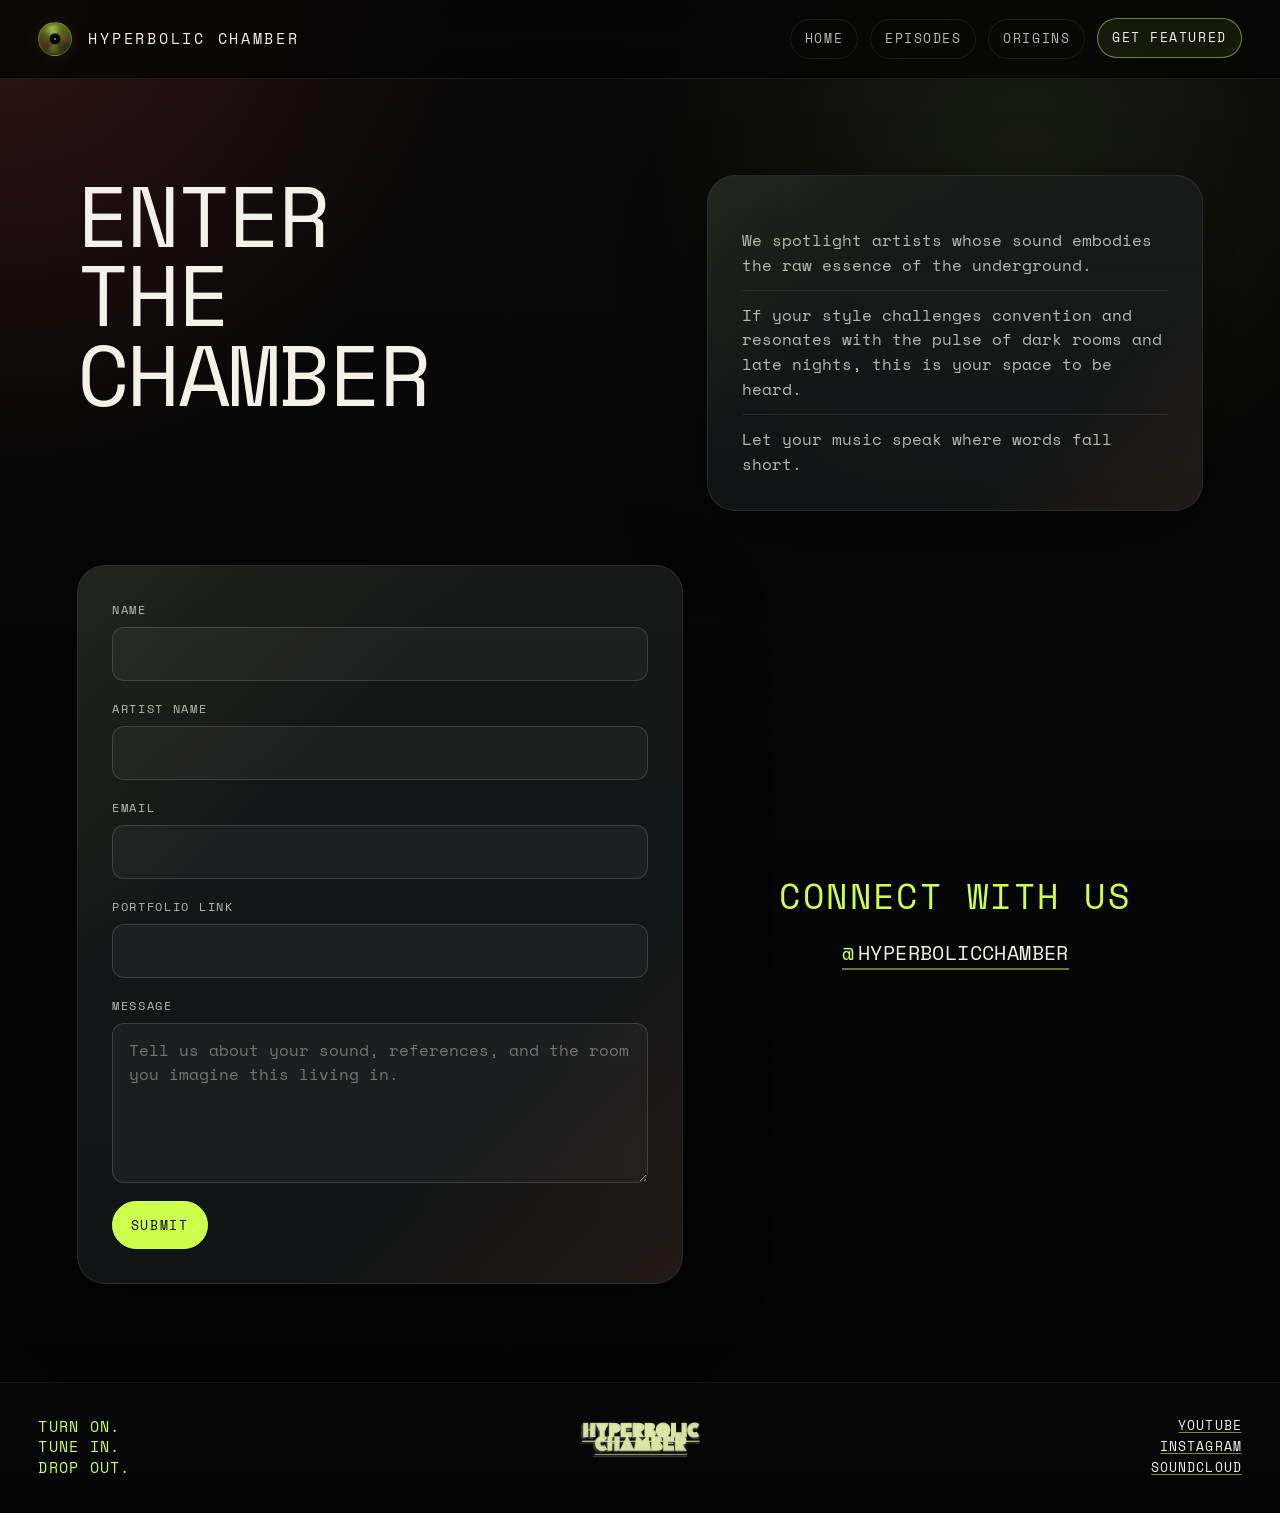
<file: get-featured/index.html>
<!doctype html>
<html lang="en">
  <head>
    <meta charset="utf-8">
    <meta name="viewport" content="width=device-width, initial-scale=1, viewport-fit=cover">
    <meta name="theme-color" content="#050505">
    <meta name="apple-mobile-web-app-capable" content="yes">
    <meta name="apple-mobile-web-app-status-bar-style" content="black">
    <title>Get Featured | Hyperbolic Chamber</title>
    <meta name="description" content="For those shaping the underground — send your sound through.">
    <meta name="robots" content="index, follow">
    <link rel="canonical" href="https://hyperbolic-chamber.space/get-featured/">
    <meta property="og:site_name" content="Hyperbolic Chamber">
    <meta property="og:type" content="website">
    <meta property="og:title" content="Get Featured | Hyperbolic Chamber">
    <meta property="og:description" content="For those shaping the underground — send your sound through.">
    <meta property="og:url" content="https://hyperbolic-chamber.space/get-featured/">
    <meta property="og:image" content="https://hyperbolic-chamber.space/assets/images/share-image.png">
    <meta property="og:image:alt" content="Hyperbolic Chamber share image">
    <meta property="og:image:width" content="1200">
    <meta property="og:image:height" content="630">
    <meta name="twitter:card" content="summary_large_image">
    <meta name="twitter:title" content="Get Featured | Hyperbolic Chamber">
    <meta name="twitter:description" content="For those shaping the underground — send your sound through.">
    <meta name="twitter:image" content="https://hyperbolic-chamber.space/assets/images/share-image.png">
    <link rel="icon" href="../assets/images/favicon.ico">
    <link rel="stylesheet" href="../assets/css/site.css?v=2026-04-09b">
    <script type="application/ld+json">
      {
        "@context": "https://schema.org",
        "@graph": [
          {
            "@type": "ContactPage",
            "@id": "https://hyperbolic-chamber.space/get-featured/#webpage",
            "url": "https://hyperbolic-chamber.space/get-featured/",
            "name": "Get Featured | Hyperbolic Chamber",
            "description": "For those shaping the underground — send your sound through."
          },
          {
            "@type": "Organization",
            "@id": "https://hyperbolic-chamber.space/#organization",
            "name": "Hyperbolic Chamber",
            "url": "https://hyperbolic-chamber.space/",
            "email": "hyperbolic__chamber__@gmail.com",
            "sameAs": [
              "https://www.youtube.com/@Hyperbolic_Chamber",
              "https://www.instagram.com/hyperbolic__chamber__/",
              "https://soundcloud.com/hyperbolic_chamber"
            ]
          }
        ]
      }
    </script>
  </head>
  <body>
    <div class="page-shell">
      <header class="site-header">
        <div class="site-header__inner">
          <div class="brand-lockup">
            <div class="brand-mark" aria-hidden="true"></div>
            <a class="site-title" href="../">
              Hyperbolic Chamber
            </a>
          </div>
          <button class="menu-toggle" type="button" aria-expanded="false" aria-controls="site-nav">
            <span class="menu-toggle__label">Menu</span>
            <span class="menu-toggle__icon" aria-hidden="true"></span>
          </button>
          <nav class="site-nav" id="site-nav" aria-label="Primary">
            <a class="nav-link" href="../">Home</a>
            <a class="nav-link" href="../episodes/">Episodes</a>
            <a class="nav-link" href="../origins/">Origins</a>
            <a class="nav-link" href="../get-featured/" aria-current="page">Get Featured</a>
          </nav>
        </div>
      </header>

      <main>
        <section class="page-hero">
          <div class="feature-form-layout">
            <div>
              <p class="eyebrow">Submission</p>
              <h1 class="page-title page-title--mono">ENTER<br>THE<br>CHAMBER</h1>
              <p class="page-intro">We're looking for artists with tension in their selections, patience in their pacing, and a point of view that survives low light. If your sound belongs in a concrete room with a heavy system, send it through.</p>
            </div>
            <article class="criteria-card">
              <p class="eyebrow">What We Want</p>
              <ul class="criteria-list">
                <li>We spotlight artists whose sound embodies the raw essence of the underground.</li>
                <li>If your style challenges convention and resonates with the pulse of dark rooms and late nights, this is your space to be heard.</li>
                <li>Let your music speak where words fall short.</li>
              </ul>
            </article>
          </div>
        </section>

        <section class="section">
          <div class="feature-form-layout feature-form-layout--align-center">
            <form class="form-card" data-featured-form>
              <div data-featured-form-fields>
                <div class="field">
                  <label for="name">Name</label>
                  <input id="name" name="name" type="text" required>
                </div>
                <div class="field">
                  <label for="artistName">Artist Name</label>
                  <input id="artistName" name="artistName" type="text" required>
                </div>
                <div class="field">
                  <label for="email">Email</label>
                  <input id="email" name="email" type="email" required>
                </div>
                <div class="field">
                  <label for="portfolio">Portfolio Link</label>
                  <input id="portfolio" name="portfolio" type="url" required>
                </div>
                <div class="field">
                  <label for="message">Message</label>
                  <textarea id="message" name="message" placeholder="Tell us about your sound, references, and the room you imagine this living in."></textarea>
                </div>
                <p class="form-status" data-featured-form-status hidden aria-live="polite"></p>
                <button class="button" type="submit">Submit</button>
              </div>

              <div class="form-success" data-featured-form-success hidden aria-live="polite">
                <p class="eyebrow">SUBMISSION RECEIVED</p>
                <p class="form-success__copy">Your submission is in. If the sound fits the chamber, we'll be in touch.</p>
              </div>
            </form>

            <article class="origins-connect featured-connect">
              <div class="origins-connect__inner">
                <h2 class="origins-connect__title">CONNECT WITH US</h2>
                <div class="origins-connect__links" aria-label="Connect with Hyperbolic Chamber">
                  <a class="origins-connect__link" href="https://www.instagram.com/hyperbolic__chamber__/" target="_blank" rel="noreferrer">
                    <span class="origins-connect__glyph" aria-hidden="true">@</span>
                    <span>HYPERBOLICCHAMBER</span>
                  </a>
                </div>
              </div>
            </article>
          </div>
        </section>
      </main>
      <footer class="site-footer">
        <div class="site-footer__inner">
          <div class="footer-grid">
            <div>
              <p class="footer-tagline">Turn On.<br>Tune In.<br>Drop Out.</p>
            </div>
            <div class="site-footer__logo">
              <img src="../assets/images/main-logo.png" alt="Hyperbolic Chamber">
            </div>
            <div class="footer-links">
              <a href="https://www.youtube.com/@Hyperbolic_Chamber" target="_blank" rel="noreferrer">YouTube</a>
              <a href="https://www.instagram.com/hyperbolic__chamber__/" target="_blank" rel="noreferrer">Instagram</a>
              <a href="https://soundcloud.com/hyperbolic_chamber" target="_blank" rel="noreferrer">SoundCloud</a>
            </div>
          </div>
        </div>
      </footer>
    </div>
    <script src="../assets/js/site-data.js"></script>
    <script src="../assets/js/site.js?v=2026-04-09b"></script>
  </body>
</html>
</file>
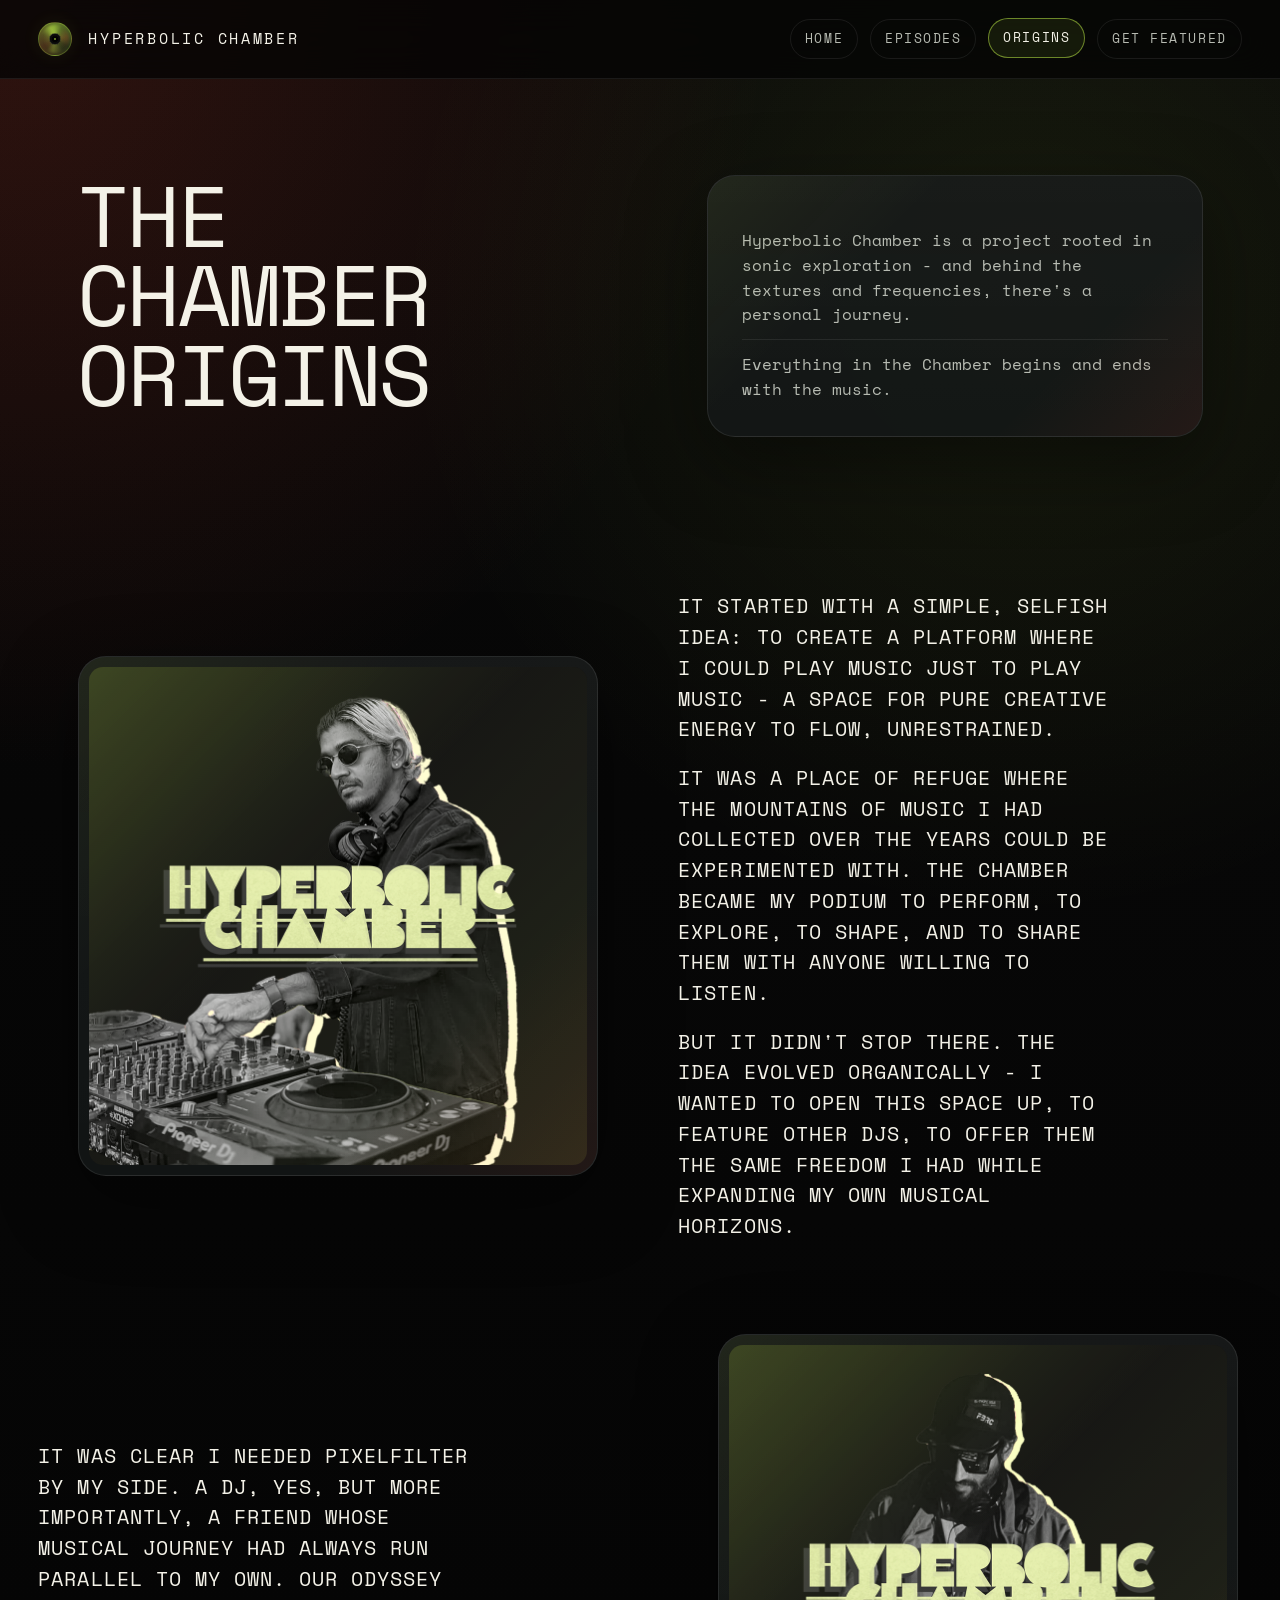
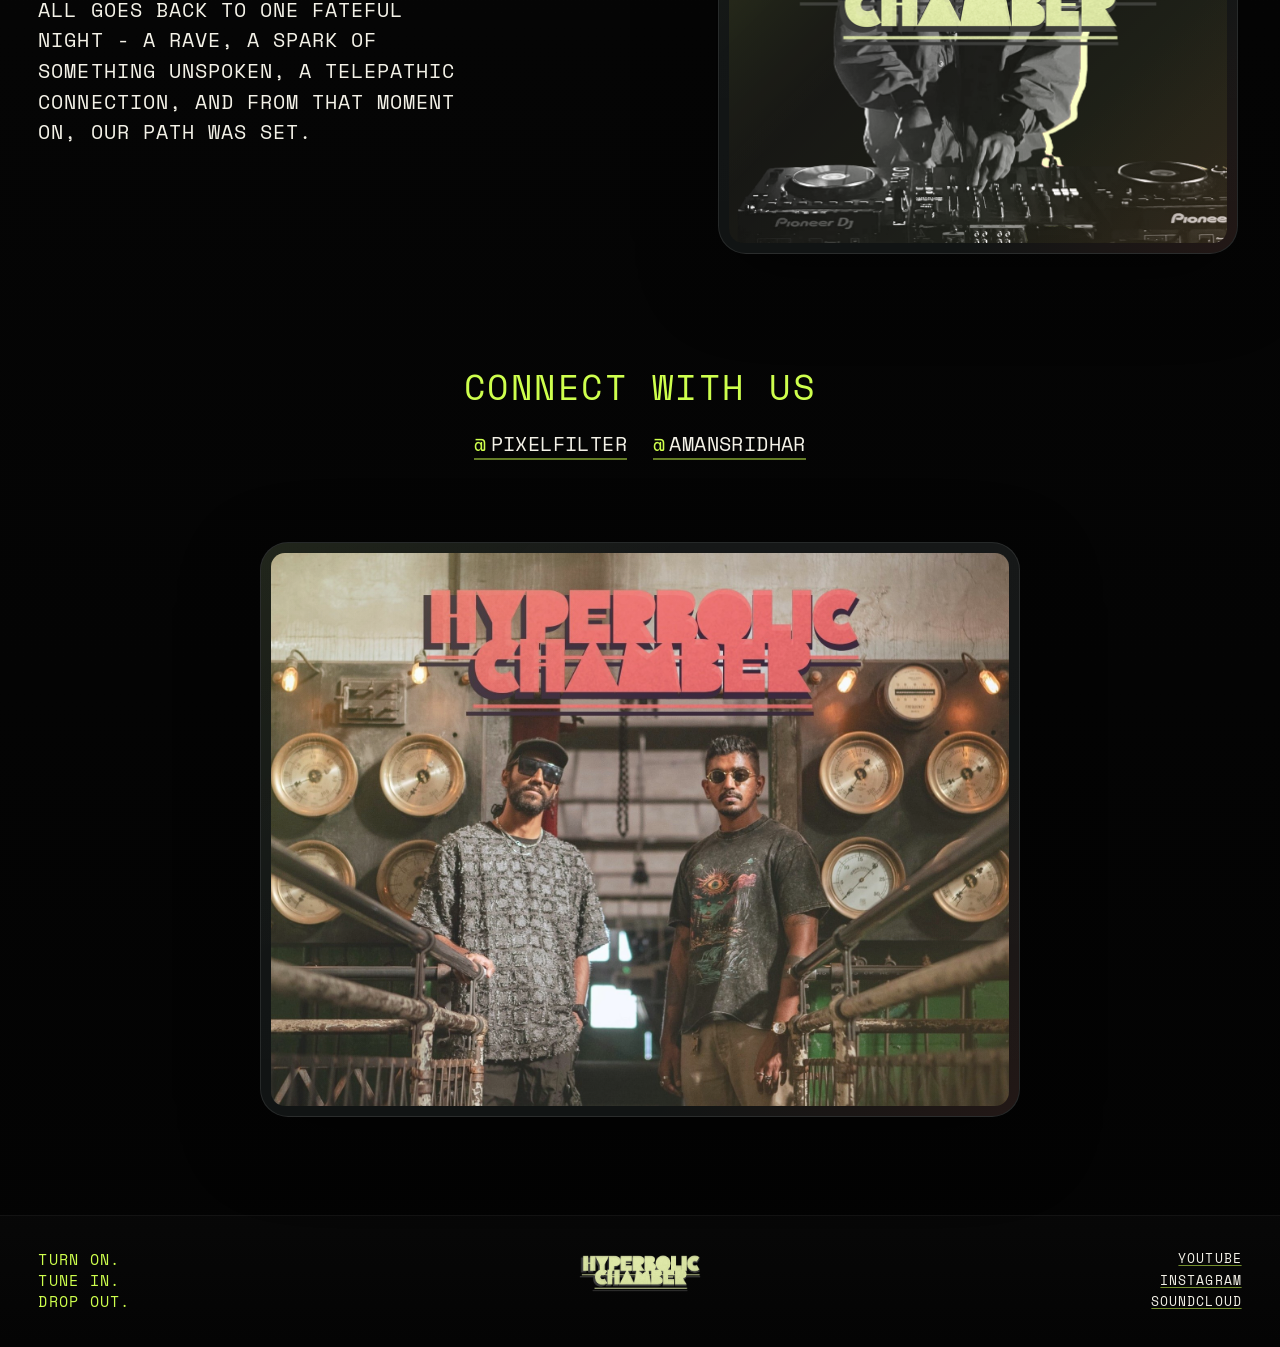
<file: origins/index.html>
<!doctype html>
<html lang="en">
  <head>
    <meta charset="utf-8">
    <meta name="viewport" content="width=device-width, initial-scale=1, viewport-fit=cover">
    <meta name="theme-color" content="#050505">
    <meta name="apple-mobile-web-app-capable" content="yes">
    <meta name="apple-mobile-web-app-status-bar-style" content="black">
    <title>Origins | Hyperbolic Chamber</title>
    <meta name="description" content="The origin of the chamber — sound, intent, and everything in between.">
    <meta name="robots" content="index, follow">
    <link rel="canonical" href="https://hyperbolic-chamber.space/origins/">
    <meta property="og:site_name" content="Hyperbolic Chamber">
    <meta property="og:type" content="website">
    <meta property="og:title" content="Origins | Hyperbolic Chamber">
    <meta property="og:description" content="The origin of the chamber — sound, intent, and everything in between.">
    <meta property="og:url" content="https://hyperbolic-chamber.space/origins/">
    <meta property="og:image" content="https://hyperbolic-chamber.space/assets/images/share-image.png">
    <meta property="og:image:alt" content="Hyperbolic Chamber share image">
    <meta property="og:image:width" content="1200">
    <meta property="og:image:height" content="630">
    <meta name="twitter:card" content="summary_large_image">
    <meta name="twitter:title" content="Origins | Hyperbolic Chamber">
    <meta name="twitter:description" content="The origin of the chamber — sound, intent, and everything in between.">
    <meta name="twitter:image" content="https://hyperbolic-chamber.space/assets/images/share-image.png">
    <link rel="icon" href="../assets/images/favicon.ico">
    <link rel="stylesheet" href="../assets/css/site.css?v=2026-04-09b">
    <script type="application/ld+json">
      {
        "@context": "https://schema.org",
        "@graph": [
          {
            "@type": "AboutPage",
            "@id": "https://hyperbolic-chamber.space/origins/#webpage",
            "url": "https://hyperbolic-chamber.space/origins/",
            "name": "Origins | Hyperbolic Chamber",
            "description": "The origin of the chamber — sound, intent, and everything in between."
          },
          {
            "@type": "Organization",
            "@id": "https://hyperbolic-chamber.space/#organization",
            "name": "Hyperbolic Chamber",
            "url": "https://hyperbolic-chamber.space/",
            "sameAs": [
              "https://www.youtube.com/@Hyperbolic_Chamber",
              "https://www.instagram.com/hyperbolic__chamber__/",
              "https://soundcloud.com/hyperbolic_chamber"
            ]
          }
        ]
      }
    </script>
  </head>
  <body>
    <div class="page-shell">
      <header class="site-header">
        <div class="site-header__inner">
          <div class="brand-lockup">
            <div class="brand-mark" aria-hidden="true"></div>
            <a class="site-title" href="../">
              Hyperbolic Chamber
            </a>
          </div>
          <button class="menu-toggle" type="button" aria-expanded="false" aria-controls="site-nav">
            <span class="menu-toggle__label">Menu</span>
            <span class="menu-toggle__icon" aria-hidden="true"></span>
          </button>
          <nav class="site-nav" id="site-nav" aria-label="Primary">
            <a class="nav-link" href="../">Home</a>
            <a class="nav-link" href="../episodes/">Episodes</a>
            <a class="nav-link" href="../origins/" aria-current="page">Origins</a>
            <a class="nav-link" href="../get-featured/">Get Featured</a>
          </nav>
        </div>
      </header>
      <main>
        <section class="page-hero page-hero--origins">
          <div class="feature-form-layout">
            <div>
              <p class="eyebrow">Origins</p>
              <h1 class="page-title page-title--mono">THE<br>CHAMBER<br>ORIGINS</h1>
              <p class="page-intro">The project started as a place to explore music freely and grew into a platform for sharing mixes, collaborations, and visual experiments.</p>
            </div>
            <article class="criteria-card">
              <p class="eyebrow">Core Belief</p>
              <ul class="criteria-list">
                <li>Hyperbolic Chamber is a project rooted in sonic exploration - and behind the textures and frequencies, there's a personal journey.</li>
                <li>Everything in the Chamber begins and ends with the music.</li>
              </ul>
            </article>
          </div>
        </section>
        <section class="section">
          <div class="origins-flow">
            <div class="origins-row">
              <figure class="photo-card photo-card--square origins-row__media origins-row__media--tinted">
                <img src="../assets/images/origin-aman.png" alt="AMAN artwork">
              </figure>
              <div class="origins-story__copy">
                <p>It started with a simple, selfish idea: to create a platform where I could play music just to play music - a space for pure creative energy to flow, unrestrained.</p>
                <p>It was a place of refuge where the mountains of music I had collected over the years could be experimented with. The Chamber became my podium to perform, to explore, to shape, and to share them with anyone willing to listen.</p>
                <p>But it didn't stop there. The idea evolved organically - I wanted to open this space up, to feature other DJs, to offer them the same freedom I had while expanding my own musical horizons.</p>
              </div>
            </div>
            <div class="origins-row origins-row--reverse">
              <figure class="photo-card photo-card--square origins-row__media origins-row__media--tinted">
                <img src="../assets/images/origin-pixelfilter.png" alt="pixelfilter artwork">
              </figure>
              <div class="origins-story__copy">
                <p>It was clear I needed PixelFilter by my side. A DJ, yes, but more importantly, a friend whose musical journey had always run parallel to my own. Our odyssey all goes back to one fateful night - a rave, a spark of something unspoken, a telepathic connection, and from that moment on, our path was set.</p>
              </div>
            </div>
          </div>
        </section>
        <section class="section origins-connect">
          <div class="origins-connect__inner">
            <h2 class="origins-connect__title">CONNECT WITH US</h2>
            <div class="origins-connect__links" aria-label="Connect with Hyperbolic Chamber creators">
              <a class="origins-connect__link" href="https://www.instagram.com/pixelfilter/" target="_blank" rel="noreferrer">
                <span class="origins-connect__glyph" aria-hidden="true">@</span>
                <span>PIXELFILTER</span>
              </a>
              <a class="origins-connect__link" href="https://www.instagram.com/amansridhar/" target="_blank" rel="noreferrer">
                <span class="origins-connect__glyph" aria-hidden="true">@</span>
                <span>AMANSRIDHAR</span>
              </a>
            </div>
          </div>
        </section>
        <section class="section origins-cover-section">
          <figure class="photo-card photo-card--wide origins-cover origins-row__media--tinted">
            <img src="../assets/images/origin-cover.jpg" alt="Hyperbolic Chamber cover art">
          </figure>
        </section>
      </main>
      <footer class="site-footer">
        <div class="site-footer__inner">
          <div class="footer-grid">
            <div>
              <p class="footer-tagline">Turn On.<br>Tune In.<br>Drop Out.</p>
            </div>
            <div class="site-footer__logo">
              <img src="../assets/images/main-logo.png" alt="Hyperbolic Chamber">
            </div>
            <div class="footer-links">
              <a href="https://www.youtube.com/@Hyperbolic_Chamber" target="_blank" rel="noreferrer">YouTube</a>
              <a href="https://www.instagram.com/hyperbolic__chamber__/" target="_blank" rel="noreferrer">Instagram</a>
              <a href="https://soundcloud.com/hyperbolic_chamber" target="_blank" rel="noreferrer">SoundCloud</a>
            </div>
          </div>
        </div>
      </footer>
    </div>
    <script src="../assets/js/site-data.js"></script>
    <script src="../assets/js/site.js?v=2026-04-09b"></script>
  </body>
</html>
</file>
<file: assets/css/site.css>
@font-face {
  font-family: "Space Mono";
  src: url("../fonts/space-mono-400.ttf") format("truetype");
  font-weight: 400;
  font-style: normal;
  font-display: swap;
}

@font-face {
  font-family: "Space Mono";
  src: url("../fonts/space-mono-700.ttf") format("truetype");
  font-weight: 700;
  font-style: normal;
  font-display: swap;
}

:root {
  --bg: #050505;
  --bg-elevated: #0d0f10;
  --panel: rgba(15, 18, 18, 0.86);
  --panel-strong: rgba(20, 24, 24, 0.96);
  --panel-soft: rgba(255, 255, 255, 0.04);
  --line: rgba(206, 255, 77, 0.22);
  --line-strong: rgba(206, 255, 77, 0.48);
  --text: #f4f2e8;
  --muted: #b7bbb2;
  --accent: #ceff4d;
  --accent-strong: #f2462e;
  --accent-soft: rgba(206, 255, 77, 0.16);
  --shadow: 0 24px 80px rgba(0, 0, 0, 0.42);
  --max-width: 1480px;
  --site-pad: clamp(18px, 3vw, 42px);
  --radius-lg: 28px;
  --radius-md: 18px;
  --radius-sm: 12px;
  --body-font: "Arial Narrow", "Helvetica Neue", Helvetica, Arial, sans-serif;
}

* {
  box-sizing: border-box;
}

html {
  scroll-behavior: smooth;
  background-color: #050505;
}

body {
  margin: 0;
  min-width: 320px;
  background-color: #050505;
  color: var(--text);
  font-family: var(--body-font);
  line-height: 1.55;
  background:
    radial-gradient(circle at top left, rgba(242, 70, 46, 0.17), transparent 24%),
    radial-gradient(circle at 80% 10%, rgba(206, 255, 77, 0.08), transparent 22%),
    linear-gradient(180deg, #090909 0%, #050505 55%, #030303 100%);
}

.home-page.is-loading {
  overflow: hidden;
}

.home-page .page-shell {
  transition: opacity 850ms ease, transform 850ms ease, visibility 850ms ease;
}

.home-page.no-intro .page-shell {
  transition: none;
}

.home-page.is-loading .page-shell {
  opacity: 0;
  visibility: hidden;
  transform: scale(1.015);
}

.home-page.is-loaded .page-shell {
  opacity: 1;
  visibility: visible;
  transform: none;
}

body::before,
body::after {
  content: "";
  position: fixed;
  inset: 0;
  pointer-events: none;
  z-index: -1;
}

body::before {
  background:
    linear-gradient(rgba(255, 255, 255, 0.035) 1px, transparent 1px),
    linear-gradient(90deg, rgba(255, 255, 255, 0.025) 1px, transparent 1px);
  background-size: 120px 120px;
  mask-image: radial-gradient(circle at center, black 62%, transparent 100%);
  opacity: 0.38;
}

body::after {
  background:
    linear-gradient(transparent, rgba(255, 255, 255, 0.028), transparent),
    repeating-linear-gradient(
      180deg,
      rgba(255, 255, 255, 0.014) 0,
      rgba(255, 255, 255, 0.014) 1px,
      transparent 1px,
      transparent 4px
    );
  mix-blend-mode: soft-light;
  opacity: 0.48;
}

.visually-hidden {
  position: absolute !important;
  width: 1px !important;
  height: 1px !important;
  padding: 0 !important;
  margin: -1px !important;
  overflow: hidden !important;
  clip: rect(0, 0, 0, 0) !important;
  white-space: nowrap !important;
  border: 0 !important;
}

.chamber-loader {
  position: fixed;
  inset: 0;
  z-index: 100;
  display: grid;
  place-items: center;
  overflow: hidden;
  background: #050505;
  transition: opacity 700ms ease, visibility 700ms ease, transform 900ms ease;
}

.home-page.is-exiting .chamber-loader {
  transform: scale(1.02);
}

.chamber-loader__screen {
  position: absolute;
  inset: 0;
  pointer-events: none;
}

.chamber-loader__screen--grid {
  background:
    linear-gradient(rgba(255, 255, 255, 0.07) 1px, transparent 1px),
    linear-gradient(90deg, rgba(206, 255, 77, 0.055) 1px, transparent 1px);
  background-size: 72px 72px;
  mask-image: radial-gradient(circle at center, transparent 0 12%, black 38%, black 100%);
  opacity: 0.42;
}

.chamber-loader__screen--distortion {
  background:
    linear-gradient(180deg, rgba(255, 255, 255, 0.08), transparent 12%, transparent 88%, rgba(206, 255, 77, 0.06)),
    repeating-linear-gradient(
      180deg,
      rgba(255, 255, 255, 0.03) 0,
      rgba(255, 255, 255, 0.03) 1px,
      transparent 1px,
      transparent 5px
    );
  mix-blend-mode: soft-light;
  opacity: 0.36;
  animation: chamberDistortion 1.9s steps(2, end) infinite;
}

.chamber-loader__screen--rings {
  background:
    radial-gradient(circle at center, rgba(206, 255, 77, 0.22) 0, transparent 14%),
    repeating-radial-gradient(
      circle at center,
      rgba(0, 0, 0, 0) 0 var(--ring-gap-start, 56px),
      rgba(206, 255, 77, var(--ring-opacity, 0.08)) var(--ring-gap-start, 56px) calc(var(--ring-gap-start, 56px) + var(--ring-thickness, 2px)),
      rgba(0, 0, 0, 0) calc(var(--ring-gap-start, 56px) + var(--ring-thickness, 2px)) var(--ring-gap-end, 116px)
    );
  opacity: var(--ring-layer-opacity, 0.32);
  transform-origin: center;
  filter: drop-shadow(0 0 12px rgba(206, 255, 77, 0.12));
  animation: chamberRingVortex var(--ring-speed, 3.8s) linear infinite;
}

.chamber-loader__screen--rings-a {
  --ring-gap-start: 46px;
  --ring-gap-end: 96px;
  --ring-thickness: 3px;
  --ring-opacity: 0.16;
  --ring-speed: 3.2s;
  --ring-layer-opacity: 0.54;
}

.chamber-loader__screen--rings-b {
  --ring-gap-start: 78px;
  --ring-gap-end: 164px;
  --ring-thickness: 4px;
  --ring-opacity: 0.13;
  --ring-speed: 5.1s;
  --ring-layer-opacity: 0.42;
  animation-delay: -1.6s;
}

.chamber-loader__screen--rings-c {
  --ring-gap-start: 118px;
  --ring-gap-end: 246px;
  --ring-thickness: 2px;
  --ring-opacity: 0.16;
  --ring-speed: 7.2s;
  --ring-layer-opacity: 0.28;
  animation-delay: -2.4s;
}

.chamber-loader__screen--frame::before,
.chamber-loader__screen--frame::after,
.chamber-loader__screen--scan::before,
.chamber-loader__screen--scan::after {
  content: "";
  position: absolute;
}

.chamber-loader__screen--frame::before {
  inset: 18px;
  border: 1px solid rgba(255, 255, 255, 0.16);
  box-shadow: inset 0 0 0 1px rgba(206, 255, 77, 0.08);
}

.chamber-loader__screen--frame::after {
  inset: 38px;
  border: 1px solid rgba(206, 255, 77, 0.2);
  clip-path: polygon(
    0 22px, 22px 22px, 22px 0, calc(100% - 22px) 0, calc(100% - 22px) 22px, 100% 22px,
    100% calc(100% - 22px), calc(100% - 22px) calc(100% - 22px), calc(100% - 22px) 100%,
    22px 100%, 22px calc(100% - 22px), 0 calc(100% - 22px)
  );
  opacity: 0.68;
}

.chamber-loader__screen--scan::before {
  left: 0;
  right: 0;
  top: 18%;
  height: 2px;
  background: linear-gradient(90deg, transparent, rgba(206, 255, 77, 0.82), transparent);
  animation: chamberScreenSweepX 7s ease-in-out infinite;
}

.chamber-loader__screen--scan::after {
  top: 0;
  bottom: 0;
  left: 14%;
  width: 2px;
  background: linear-gradient(180deg, transparent, rgba(206, 255, 77, 0.42), transparent);
  animation: chamberScreenSweepY 9s ease-in-out infinite;
}

.home-page.is-loaded .chamber-loader {
  opacity: 0;
  visibility: hidden;
  transform: scale(1.14);
  pointer-events: none;
}

.chamber-loader__copy {
  position: relative;
  display: grid;
  place-items: center;
}

.chamber-loader__copy {
  width: min(calc(100% - 40px), 720px);
  margin: 0 auto;
  text-align: center;
  transform-origin: center;
  transition: transform 680ms cubic-bezier(0.22, 1, 0.36, 1), opacity 520ms ease;
}

.home-page.is-exiting .chamber-loader__copy {
  transform: scale(0.84);
}

.chamber-loader__title {
  margin: 0;
  font-family: "Space Mono", "Courier New", monospace;
  color: var(--accent);
  font-size: clamp(0.78rem, 1.15vw, 0.94rem);
  font-weight: 400;
  line-height: 1.2;
  letter-spacing: 0.22em;
  text-transform: uppercase;
  position: relative;
  z-index: 1;
  text-shadow:
    0 0 12px rgba(206, 255, 77, 0.14),
    0 0 24px rgba(206, 255, 77, 0.06);
}

.home-page.is-exiting .chamber-loader__title {
  animation: chamberExitGlare 520ms ease forwards;
}

.chamber-loader__line {
  display: block;
  width: 0;
  margin: 0 auto;
  overflow: hidden;
  white-space: nowrap;
  border-right: 0.08em solid rgba(206, 255, 77, 0.92);
  animation:
    chamberType 1.2s steps(21, end) forwards,
    chamberCaret 0.8s steps(1, end) infinite;
}

@keyframes chamberType {
  from {
    width: 0;
  }

  to {
    width: 100%;
  }
}

@keyframes chamberCaret {
  0%,
  49% {
    border-right-color: rgba(206, 255, 77, 0.92);
  }

  50%,
  100% {
    border-right-color: transparent;
  }
}

@keyframes chamberDistortion {
  0%,
  100% {
    transform: translate3d(0, 0, 0);
    opacity: 0.14;
  }

  20% {
    transform: translate3d(0, -2px, 0);
    opacity: 0.24;
  }

  21% {
    transform: translate3d(0, 1px, 0);
  }

  62% {
    transform: translate3d(0, 2px, 0);
    opacity: 0.18;
  }
}

@keyframes chamberRingVortex {
  0% {
    opacity: 0.12;
    transform: scale(1.28);
    filter: blur(0.2px);
  }

  70% {
    opacity: 0.34;
    transform: scale(0.88);
    filter: blur(0);
  }

  100% {
    opacity: 0;
    transform: scale(0.54);
    filter: blur(0.4px);
  }
}

@keyframes chamberScreenSweepX {
  0%,
  100% {
    top: 18%;
    opacity: 0.18;
  }

  50% {
    top: 82%;
    opacity: 0.52;
  }
}

@keyframes chamberScreenSweepY {
  0%,
  100% {
    left: 14%;
    opacity: 0.12;
  }

  50% {
    left: 86%;
    opacity: 0.28;
  }
}

@keyframes chamberExitGlare {
  0% {
    opacity: 1;
    filter: brightness(1);
  }

  60% {
    opacity: 1;
    filter: brightness(1.35);
  }

  100% {
    opacity: 0;
    filter: brightness(2);
  }
}

@keyframes chamberTitleFlicker {
  0%,
  100% {
    opacity: 1;
  }

  48% {
    opacity: 0.96;
  }

  49% {
    opacity: 0.78;
  }

  50% {
    opacity: 1;
  }
}

a {
  color: inherit;
  text-decoration-color: rgba(206, 255, 77, 0.55);
  text-underline-offset: 0.16em;
}

img {
  display: block;
  max-width: 100%;
}

iframe {
  display: block;
  width: 100%;
  border: 0;
}

.page-shell {
  position: relative;
  min-height: 100vh;
  display: flex;
  flex-direction: column;
  overflow: clip;
}

.page-shell > main {
  flex: 1 0 auto;
}

.site-header,
.site-footer__inner,
.section,
.page-hero,
.hero,
.signal-band__inner,
.archive-layout,
.feature-form-layout {
  width: min(calc(100% - (var(--site-pad) * 2)), var(--max-width));
  margin: 0 auto;
}

.site-header {
  position: sticky;
  top: 0;
  z-index: 30;
  width: 100%;
  backdrop-filter: blur(18px);
  background: rgba(5, 5, 5, 0.78);
  border-bottom: 1px solid rgba(255, 255, 255, 0.08);
}

.site-header__inner {
  width: min(calc(100% - (var(--site-pad) * 2)), var(--max-width));
  margin: 0 auto;
  min-height: 78px;
  display: flex;
  align-items: center;
  justify-content: space-between;
  gap: 20px;
}

.site-title,
.site-nav,
.label,
.eyebrow,
.meta-chip,
.button,
button,
input,
textarea,
label,
.stat-card__label,
.footer-note,
.episode-card__number,
.signal-band,
.criteria-list,
.credit-list {
  font-family: "Space Mono", "Courier New", monospace;
}

.brand-lockup {
  display: flex;
  align-items: center;
  gap: 16px;
}

.brand-mark {
  position: relative;
  width: 34px;
  aspect-ratio: 1;
  border-radius: 50%;
  border: 1px solid rgba(206, 255, 77, 0.3);
  background:
    radial-gradient(circle at center, rgba(206, 255, 77, 0.32) 0, rgba(206, 255, 77, 0.16) 20%, transparent 54%),
    conic-gradient(from 0deg, rgba(206, 255, 77, 0.4), rgba(206, 255, 77, 0.04), rgba(242, 70, 46, 0.2), rgba(206, 255, 77, 0.4)),
    #0c0f0f;
  box-shadow:
    inset 0 0 24px rgba(206, 255, 77, 0.18),
    0 0 18px rgba(206, 255, 77, 0.08);
  animation: brandOrbVortex 9s linear infinite;
}

.brand-mark::before,
.brand-mark::after {
  content: "";
  position: absolute;
  inset: 4px;
  border-radius: 50%;
  pointer-events: none;
}

.brand-mark::before {
  inset: 2px;
  background:
    conic-gradient(from 220deg, transparent 0 20%, rgba(206, 255, 77, 0.55) 34%, transparent 48%, rgba(242, 70, 46, 0.22) 62%, transparent 78%, rgba(206, 255, 77, 0.28) 92%, transparent 100%);
  filter: blur(1px);
  opacity: 0.9;
  animation: brandOrbSpiral 4.2s linear infinite reverse;
}

.brand-mark::after {
  inset: 10px;
  background:
    radial-gradient(circle at center, rgba(206, 255, 77, 0.92) 0 12%, #040404 12% 36%, rgba(22, 22, 22, 0.98) 36% 62%, rgba(206, 255, 77, 0.24) 62% 69%, transparent 69%);
  box-shadow:
    inset 0 0 0 1px rgba(255, 255, 255, 0.08),
    inset 0 0 12px rgba(0, 0, 0, 0.9);
}

@keyframes brandOrbVortex {
  0% {
    transform: rotate(0deg) scale(1);
    border-color: rgba(206, 255, 77, 0.28);
    filter: brightness(0.94) saturate(0.95);
  }

  50% {
    transform: rotate(180deg) scale(1.04);
    border-color: rgba(206, 255, 77, 0.56);
    filter: brightness(1.08) saturate(1.05);
  }

  100% {
    transform: rotate(360deg) scale(1);
    border-color: rgba(206, 255, 77, 0.28);
    filter: brightness(0.94) saturate(0.95);
  }
}

@keyframes brandOrbSpiral {
  0% {
    transform: rotate(0deg) scale(1);
    opacity: 0.72;
  }

  50% {
    transform: rotate(180deg) scale(1.08);
    opacity: 1;
  }

  100% {
    transform: rotate(360deg) scale(1);
    opacity: 0.72;
  }
}

@keyframes brandOrbCore {
  0%,
  100% {
    transform: scale(0.92);
    opacity: 0.68;
  }

  50% {
    transform: scale(1.08);
    opacity: 1;
  }
}

@media (prefers-reduced-motion: reduce) {
  .brand-mark,
  .chamber-loader__screen--distortion,
  .chamber-loader__screen--rings,
  .chamber-loader__screen--scan::before,
  .chamber-loader__screen--scan::after,
  .chamber-loader__title {
    animation: none;
  }

  .chamber-loader__line {
    width: auto;
    border-right: 0;
    animation: none;
  }

  .home-page.is-exiting .chamber-loader__copy,
  .home-page.is-exiting .chamber-loader__title {
    transform: none;
    opacity: 1;
    filter: none;
  }

  .home-page .page-shell,
  .chamber-loader {
    transition-duration: 180ms;
  }
}

.site-title {
  display: inline-flex;
  flex-direction: column;
  gap: 4px;
  font-size: 0.95rem;
  letter-spacing: 0.18em;
  line-height: 1;
  text-decoration: none;
  text-transform: uppercase;
}

.site-nav {
  display: flex;
  flex-wrap: wrap;
  justify-content: flex-end;
  gap: 12px;
}

.menu-toggle {
  display: none;
  align-items: center;
  gap: 10px;
  min-height: 42px;
  padding: 0 14px;
  border: 1px solid rgba(255, 255, 255, 0.1);
  border-radius: 999px;
  background: rgba(255, 255, 255, 0.03);
  color: var(--text);
  font-family: "Space Mono", "Courier New", monospace;
  font-size: 0.76rem;
  letter-spacing: 0.14em;
  text-transform: uppercase;
  cursor: pointer;
}

.menu-toggle__label {
  line-height: 1;
}

.menu-toggle__icon,
.menu-toggle__icon::before,
.menu-toggle__icon::after {
  display: block;
  width: 16px;
  height: 1px;
  background: currentColor;
  transition: transform 180ms ease, opacity 180ms ease;
}

.menu-toggle__icon {
  position: relative;
}

.menu-toggle__icon::before,
.menu-toggle__icon::after {
  content: "";
  position: absolute;
  left: 0;
}

.menu-toggle__icon::before {
  top: -5px;
}

.menu-toggle__icon::after {
  top: 5px;
}

.menu-toggle[aria-expanded="true"] .menu-toggle__icon {
  background: transparent;
}

.menu-toggle[aria-expanded="true"] .menu-toggle__icon::before {
  transform: translateY(5px) rotate(45deg);
}

.menu-toggle[aria-expanded="true"] .menu-toggle__icon::after {
  transform: translateY(-5px) rotate(-45deg);
}

.nav-link {
  display: inline-flex;
  align-items: center;
  min-height: 40px;
  padding: 0 14px;
  border: 1px solid rgba(255, 255, 255, 0.08);
  border-radius: 999px;
  text-decoration: none;
  text-transform: uppercase;
  letter-spacing: 0.12em;
  font-size: 0.8rem;
  color: var(--muted);
  transition: border-color 180ms ease, color 180ms ease, background 180ms ease, transform 180ms ease;
}

.nav-link:hover,
.nav-link:focus-visible,
.nav-link[aria-current="page"] {
  color: var(--text);
  border-color: var(--line-strong);
  background: rgba(206, 255, 77, 0.08);
  transform: translateY(-1px);
}

.hero,
.page-hero {
  padding: clamp(42px, 8vw, 96px) 0 clamp(28px, 5vw, 54px);
}

.page-hero--origins {
  padding-bottom: clamp(88px, 12vw, 160px);
}

.hero--home {
  display: grid;
  gap: 28px;
}

.home-layout,
.home-identity,
.home-cinema-card,
.home-cinema-copy {
  display: grid;
  gap: 24px;
}

.hero-grid,
.hero-stack,
.feature-split,
.origins-grid,
.story-grid,
.archive-layout,
.feature-form-layout,
.footer-grid,
.metrics-grid,
.home-panels,
.contact-grid {
  display: grid;
  gap: 24px;
}

.hero-panel,
.surface-card,
.feature-card,
.copy-card,
.episode-card,
.form-card,
.social-card,
.stat-card,
.story-card,
.photo-card,
.criteria-card {
  position: relative;
  overflow: hidden;
  background:
    linear-gradient(180deg, rgba(255, 255, 255, 0.04), rgba(255, 255, 255, 0.02)),
    var(--panel);
  border: 1px solid rgba(255, 255, 255, 0.09);
  border-radius: var(--radius-lg);
  box-shadow: var(--shadow);
}

.hero-panel,
.surface-card,
.feature-card,
.copy-card,
.form-card,
.social-card,
.story-card,
.criteria-card {
  padding: clamp(22px, 3vw, 34px);
}

.hero-panel::before,
.surface-card::before,
.feature-card::before,
.copy-card::before,
.episode-card::before,
.form-card::before,
.social-card::before,
.story-card::before,
.photo-card::before,
.criteria-card::before {
  content: "";
  position: absolute;
  inset: 0;
  background:
    linear-gradient(135deg, rgba(206, 255, 77, 0.06), transparent 32%),
    linear-gradient(315deg, rgba(242, 70, 46, 0.08), transparent 28%);
  pointer-events: none;
}

.label,
.eyebrow,
.meta-chip,
.footer-note {
  display: none;
}

.label,
.eyebrow {
  margin: 0 0 14px;
  color: var(--accent);
  font-size: 0.76rem;
}

.eyebrow--muted {
  color: var(--muted);
}

.page-title,
.hero-title,
.feature-title {
  margin: 0;
  font-weight: 400;
  line-height: 0.92;
  text-transform: uppercase;
}

.hero-title {
  font-size: clamp(3rem, 10vw, 7.5rem);
  max-width: 9ch;
}

.page-title {
  font-size: clamp(2.4rem, 7vw, 5.4rem);
  max-width: 11ch;
}

.feature-title {
  font-size: clamp(1.8rem, 4vw, 3.4rem);
}

.hero-copy,
.page-intro,
.feature-description,
.support-text,
.story-card p,
.social-card p,
.form-card p,
.criteria-card p,
.stat-card__detail,
.support-list li,
.footer-small {
  display: none;
}

.hero-copy,
.page-intro {
  max-width: 44rem;
  margin: 18px 0 0;
}

.hero-copy--visible {
  display: block;
  margin-top: 0;
  max-width: none;
  font-size: clamp(1.06rem, 1.65vw, 1.35rem);
  color: var(--text);
}


.home-stage,
.home-film {
  width: min(calc(100% - (var(--site-pad) * 2)), var(--max-width));
  margin: 0 auto;
}

.home-stage {
  padding: clamp(42px, 7vw, 88px) 0 clamp(26px, 4vw, 40px);
}

.home-stage__grid,
.home-film__shell {
  display: grid;
  gap: 28px;
}

.home-stage__logo,
.home-stage__latest,
.home-film__shell {
  position: relative;
  overflow: hidden;
  background:
    linear-gradient(180deg, rgba(255, 255, 255, 0.03), rgba(255, 255, 255, 0.01)),
    rgba(8, 10, 10, 0.92);
  border: 1px solid rgba(255, 255, 255, 0.08);
  border-radius: 20px;
  box-shadow: 0 30px 90px rgba(0, 0, 0, 0.36);
}

.home-stage__logo::before,
.home-stage__latest::before,
.home-film__shell::before {
  content: "";
  position: absolute;
  inset: 0;
  background:
    linear-gradient(90deg, rgba(255, 255, 255, 0.02) 1px, transparent 1px),
    linear-gradient(rgba(255, 255, 255, 0.015) 1px, transparent 1px);
  background-size: 32px 32px;
  opacity: 0.18;
  pointer-events: none;
}

.home-stage__logo {
  background: none;
  border: 0;
  box-shadow: none;
  overflow: visible;
  border-radius: 0;
  padding: clamp(8px, 1vw, 14px) 0 clamp(22px, 3vw, 34px);
  justify-items: center;
}

.home-stage__logo::before {
  content: none;
}

.home-stage__latest {
  padding: clamp(22px, 3vw, 34px);
}

.home-stage__label,
.home-film__link {
  font-family: "Space Mono", "Courier New", monospace;
  text-transform: uppercase;
}

.home-stage__label {
  margin: 0 0 16px;
  color: var(--accent);
  font-size: 0.72rem;
  letter-spacing: 0.2em;
}

.home-stage__logo-frame {
  display: grid;
  place-items: center;
  position: relative;
  min-height: clamp(220px, 28vw, 360px);
  padding: 0;
  border: 0;
  border-radius: 0;
  background: none;
  isolation: isolate;
}

.home-stage__logo-frame::before,
.home-stage__logo-frame::after {
  content: "";
  position: absolute;
  inset: 8% 4%;
  pointer-events: none;
}

.home-stage__logo-frame::before {
  content: none;
}

.home-stage__logo-frame::after {
  content: none;
}

.home-stage__logo-stack {
  grid-area: 1 / 1;
  position: relative;
  display: grid;
  place-items: center;
  width: min(100%, 540px);
  isolation: isolate;
}

.home-stage__logo-stack::before,
.home-stage__logo-stack::after {
  content: "";
  position: absolute;
  inset: 0;
  pointer-events: none;
}

.home-stage__logo-stack::before {
  inset: auto;
  left: 50%;
  top: 50%;
  width: min(98%, 560px);
  height: clamp(120px, 16vw, 180px);
  z-index: 1;
  border-radius: 32px;
  background:
    radial-gradient(ellipse at center, rgba(255, 220, 154, 0.62) 0%, rgba(255, 170, 72, 0.38) 30%, rgba(255, 116, 32, 0.16) 54%, transparent 76%),
    linear-gradient(90deg, transparent 0%, rgba(255, 194, 116, 0.24) 18%, rgba(255, 194, 116, 0.24) 82%, transparent 100%);
  opacity: 0;
  transform: translate(-50%, -48%) scale(0.96);
  filter: blur(38px);
  will-change: transform, opacity, filter;
}

.home-stage__logo-stack::after {
  content: none;
}

.home-stage__logo-ghost,
.home-stage__logo-channel,
.home-stage__logo-slice,
.home-stage__logo-main {
  grid-area: 1 / 1;
  width: 100%;
}

.home-stage__logo-ghost {
  display: none;
}

.home-stage__logo-channel,
.home-stage__logo-slice {
  position: relative;
  opacity: 0;
  pointer-events: none;
  will-change: opacity, transform, clip-path;
}

.home-stage__logo-main {
  position: relative;
  z-index: 3;
  opacity: 1;
  will-change: transform, opacity;
  transform-origin: center;
}

.home-stage__logo-stack.is-glowing .home-stage__logo-ghost {
  display: none;
}

.home-stage__logo-stack.is-glitching {
  animation: logoStackWarp 820ms ease-out 1;
}

.home-stage__logo-stack.is-glitching .home-stage__logo-ghost {
  display: none;
}

.home-stage__logo-stack.is-glowing::before {
  opacity: 1;
  animation: logoBacklightPulse 4.8s ease-in-out infinite;
}

.home-stage__logo-main.is-glowing {
  animation: logoCoreGlow 5.2s ease-in-out infinite;
}

.home-stage__logo-main.is-glitching {
  animation:
    logoCoreGlow 5.2s ease-in-out infinite,
    logoSignalGlitchBurst var(--logo-glitch-duration, 560ms) steps(1, end) 1;
}

.home-stage__logo-stack.is-glitching .home-stage__logo-channel {
  z-index: 4;
  opacity: var(--logo-channel-opacity, 0.18);
  mix-blend-mode: screen;
  animation: logoSliceBurst var(--logo-glitch-duration, 560ms) steps(1, end) 1;
}

.home-stage__logo-stack.is-glitching .home-stage__logo-channel--a {
  filter:
    sepia(1)
    saturate(2.8)
    hue-rotate(var(--logo-channel-a-hue, -24deg))
    brightness(1.04);
  transform:
    translate3d(var(--logo-channel-a-x, -6px), var(--logo-channel-a-y, 1px), 0);
}

.home-stage__logo-stack.is-glitching .home-stage__logo-channel--b {
  filter:
    sepia(1)
    saturate(3)
    hue-rotate(var(--logo-channel-b-hue, 182deg))
    brightness(1.06);
  transform:
    translate3d(var(--logo-channel-b-x, 6px), var(--logo-channel-b-y, -1px), 0);
}

.home-stage__logo-stack.is-glitching .home-stage__logo-slice {
  z-index: 5;
  opacity: var(--logo-slice-opacity, 0.28);
  mix-blend-mode: screen;
  filter:
    sepia(1)
    saturate(1.9)
    hue-rotate(var(--logo-slice-hue, 42deg))
    brightness(1.02);
  animation: logoSliceBurst var(--logo-glitch-duration, 560ms) steps(1, end) 1;
}

.home-stage__logo-stack.is-glitching .home-stage__logo-slice--1 {
  transform: translate3d(var(--logo-slice1-x, 8px), 0, 0);
  clip-path: inset(var(--logo-slice1-top, 12%) 0 var(--logo-slice1-bottom, 60%) 0);
}

.home-stage__logo-stack.is-glitching .home-stage__logo-slice--2 {
  transform: translate3d(var(--logo-slice2-x, -10px), 0, 0);
  clip-path: inset(var(--logo-slice2-top, 40%) 0 var(--logo-slice2-bottom, 22%) 0);
}

.home-stage__logo-stack.is-glitching .home-stage__logo-slice--3 {
  transform: translate3d(var(--logo-slice3-x, 7px), 0, 0);
  clip-path: inset(var(--logo-slice3-top, 74%) 0 var(--logo-slice3-bottom, 4%) 0);
}

.home-stage__logo-stack.is-glowing::after {
  content: none;
}

@keyframes logoAtmosphere {
  0%,
  100% {
    opacity: 0.24;
    transform: translateY(12px) scale(0.94);
  }

  50% {
    opacity: 0.38;
    transform: translateY(8px) scale(0.99);
  }
}

@keyframes logoScanDrift {
  0% {
    transform: translateY(-8px);
    opacity: 0.16;
  }

  50% {
    transform: translateY(6px);
    opacity: 0.25;
  }

  100% {
    transform: translateY(-8px);
    opacity: 0.16;
  }
}

@keyframes logoScanRoll {
  0% {
    background-position:
      0 0,
      0 0;
  }

  100% {
    background-position:
      0 0,
      0 4px;
  }
}

@keyframes logoCoreGlow {
  0%,
  100% {
    opacity: 1;
    transform: scale(1);
  }

  50% {
    opacity: 0.92;
    transform: scale(1.026);
  }
}

@keyframes logoBacklightPulse {
  0%,
  100% {
    opacity: 0.66;
    transform: translate(-50%, -48%) scale(0.92);
    filter: blur(42px);
  }

  50% {
    opacity: 1;
    transform: translate(-50%, -48%) scale(1.02);
    filter: blur(52px);
  }
}

@keyframes logoGhostGlow {
  0%,
  100% {
    opacity: 0.58;
    transform: translate3d(0, 0, 0) scale(1.025);
    filter:
      blur(16px)
      brightness(1.06)
      contrast(0.94)
      saturate(1.04)
      drop-shadow(0 0 24px rgba(255, 110, 24, 0.22))
      drop-shadow(0 0 56px rgba(255, 162, 68, 0.16));
  }

  50% {
    opacity: 0.82;
    transform: translate3d(0, 0, 0) scale(1.034);
    filter:
      blur(20px)
      brightness(1.14)
      contrast(0.92)
      saturate(1.12)
      drop-shadow(0 0 32px rgba(255, 102, 16, 0.28))
      drop-shadow(0 0 76px rgba(255, 176, 84, 0.2));
  }
}


@keyframes logoSignalGlitchBurst {
  0%,
  15%,
  24%,
  55%,
  64%,
  100% {
    transform: translate3d(0, 0, 0) skewX(0deg) scaleX(1) scaleY(1);
    clip-path: inset(0 0 0 0);
  }

  17% {
    transform:
      translate3d(var(--logo-glitch-x1, -6px), var(--logo-glitch-y1, 1px), 0)
      skewX(var(--logo-glitch-skew1, -1.2deg))
      scaleX(var(--logo-glitch-scale-x1, 1))
      scaleY(var(--logo-glitch-scale-y1, 1));
    clip-path: inset(var(--logo-glitch-top1, 6%) 0 var(--logo-glitch-bottom1, 18%) 0);
  }

  21% {
    transform:
      translate3d(var(--logo-glitch-x2, 5px), var(--logo-glitch-y2, -2px), 0)
      skewX(var(--logo-glitch-skew2, 1deg))
      scaleX(var(--logo-glitch-scale-x2, 1))
      scaleY(var(--logo-glitch-scale-y2, 1));
    clip-path: inset(var(--logo-glitch-top2, 48%) 0 var(--logo-glitch-bottom2, 8%) 0);
  }

  58% {
    transform:
      translate3d(var(--logo-glitch-x3, -8px), var(--logo-glitch-y3, 2px), 0)
      skewX(var(--logo-glitch-skew3, -1.6deg))
      scaleX(var(--logo-glitch-scale-x3, 1))
      scaleY(var(--logo-glitch-scale-y3, 1));
    clip-path: inset(var(--logo-glitch-top3, 14%) 0 var(--logo-glitch-bottom3, 44%) 0);
  }

  61% {
    transform:
      translate3d(var(--logo-glitch-x4, 7px), var(--logo-glitch-y4, -3px), 0)
      skewX(var(--logo-glitch-skew4, 1.35deg))
      scaleX(var(--logo-glitch-scale-x4, 1))
      scaleY(var(--logo-glitch-scale-y4, 1));
    clip-path: inset(var(--logo-glitch-top4, 62%) 0 var(--logo-glitch-bottom4, 4%) 0);
  }

  63% {
    transform: translate3d(0, 0, 0) skewX(0deg);
    clip-path: inset(0 0 0 0);
  }
}

@keyframes logoSliceBurst {
  0%,
  100% {
    opacity: 0;
  }

  17%,
  58% {
    opacity: var(--logo-slice-opacity, 0.78);
  }

  22%,
  62% {
    opacity: calc(var(--logo-slice-opacity, 0.78) * 0.7);
  }
}

@keyframes logoGhostPulse {
  0%,
  14%,
  18%,
  53%,
  57%,
  100% {
    opacity: 0.46;
    filter:
      blur(3px)
      grayscale(0.28)
      saturate(0.58)
      brightness(0.78)
      contrast(1.24)
      drop-shadow(0 7px 0 rgba(15, 14, 13, 0.46))
      drop-shadow(6px 0 12px rgba(22, 18, 14, 0.18))
      drop-shadow(0 16px 32px rgba(0, 0, 0, 0.38));
  }

  15% {
    opacity: 0.36;
  }

  55% {
    opacity: 0.56;
    filter:
      blur(3.4px)
      grayscale(0.34)
      saturate(0.52)
      brightness(0.72)
      contrast(1.28)
      drop-shadow(0 9px 0 rgba(12, 11, 10, 0.52))
      drop-shadow(10px 0 16px rgba(20, 17, 13, 0.24))
      drop-shadow(0 20px 36px rgba(0, 0, 0, 0.46));
  }
}

@keyframes logoGhostDrag {
  0%,
  100% {
    transform: translate3d(0, 0, 0) scaleX(1);
  }

  33% {
    transform: translate3d(5px, 0, 0) scaleX(1.015);
  }

  61% {
    transform: translate3d(9px, 1px, 0) scaleX(1.03);
  }
}

@keyframes logoSpecklePulse {
  0%,
  100% {
    opacity: 0.36;
  }

  35% {
    opacity: 0.28;
  }

  52% {
    opacity: 0.44;
  }

  78% {
    opacity: 0.32;
  }
}

@keyframes logoSpeckleDrift {
  0% {
    transform: translate3d(0, 0, 0);
  }

  50% {
    transform: translate3d(2px, -1px, 0);
  }

  100% {
    transform: translate3d(-1px, 1px, 0);
  }
}

@keyframes logoRadialRoll {
  0% {
    background-position:
      0 0,
      0 0,
      0 0,
      0 0,
      0 0,
      0 0,
      0 0;
  }

  50% {
    background-position:
      0 0,
      0 0,
      0 0,
      0 0,
      0 0,
      0 0,
      6px -8px;
  }

  100% {
    background-position:
      0 0,
      0 0,
      0 0,
      0 0,
      0 0,
      0 0,
      12px -16px;
  }
}

@keyframes logoBurnSmear {
  0%,
  100% {
    opacity: 0.44;
    filter: blur(1.2px);
    transform: translateX(6px) scaleX(1.02) scaleY(1.01);
  }

  50% {
    opacity: 0.56;
    filter: blur(1.8px);
    transform: translateX(10px) scaleX(1.04) scaleY(1.02);
  }
}

@keyframes logoBurnRoll {
  0%,
  100% {
    background-position:
      0 0,
      0 0,
      0 0;
  }

  50% {
    background-position:
      0 10px,
      12px 0,
      0 6px;
  }
}

@keyframes logoStackWarp {
  0%,
  100% {
    transform: perspective(900px) rotateX(0deg) rotateY(0deg);
  }

  40% {
    transform: perspective(900px) rotateX(0.35deg) rotateY(-0.45deg);
  }

  72% {
    transform: perspective(900px) rotateX(-0.25deg) rotateY(0.4deg);
  }
}

.home-stage__title,
.home-film__title {
  margin: 0;
  font-family: "Space Mono", "Courier New", monospace;
  font-weight: 400;
  letter-spacing: -0.03em;
  line-height: 0.92;
  text-transform: uppercase;
}

.home-stage__title {
  font-size: clamp(2rem, 4.2vw, 3.9rem);
  max-width: 16ch;
}

.home-film__title {
  font-size: clamp(1.8rem, 3.8vw, 3.5rem);
  max-width: 12ch;
}

.home-stage__meta,
.home-stage__date,
.home-film__text,
.home-manifesto__text {
  margin: 0;
}

.home-stage__meta,
.home-stage__date {
  color: var(--muted);
  font-size: 0.92rem;
  letter-spacing: 0.08em;
  text-transform: uppercase;
}

.home-stage__latest {
  display: grid;
  align-content: start;
  gap: 14px;
  max-width: 760px;
}

.home-stage__embed {
  margin-top: 10px;
}

.home-manifesto__text {
  margin-top: 18px;
  max-width: 38rem;
  color: var(--text);
  font-family: "Space Mono", "Courier New", monospace;
  font-size: clamp(1.1rem, 1.6vw, 1.5rem);
  line-height: 1.5;
  text-transform: uppercase;
  letter-spacing: 0.05em;
  text-align: center;
}

.home-manifesto__text em {
  font-style: italic;
}

.home-film {
  padding: 0 0 clamp(36px, 6vw, 70px);
}

.home-film__shell {
  padding: clamp(22px, 3vw, 34px);
}

.home-film__copy {
  display: grid;
  align-content: center;
  gap: 16px;
  min-width: 0;
}

.home-film__text {
  max-width: 36ch;
  color: var(--muted);
  font-size: clamp(1rem, 1.45vw, 1.12rem);
  line-height: 1.5;
  text-transform: uppercase;
}

.home-film__links {
  display: flex;
  flex-wrap: wrap;
  gap: 14px 22px;
}

.home-film__link {
  color: var(--text);
  font-family: "Space Mono", "Courier New", monospace;
  font-size: clamp(0.82rem, 1.2vw, 1.05rem);
  line-height: 1.35;
  letter-spacing: 0.08em;
  text-transform: uppercase;
  text-decoration-color: var(--accent);
}

.home-film__link:hover,
.home-film__link:focus-visible {
  color: var(--text);
  text-decoration-color: var(--accent);
}

.home-film__link--button {
  justify-self: start;
  margin-top: 14px;
  text-decoration: none;
  min-height: 40px;
  padding: 0 14px;
  color: var(--text);
  border-color: var(--line-strong);
  background: rgba(206, 255, 77, 0.08);
  transform: translateY(-1px);
}

.home-film__link--button:hover,
.home-film__link--button:focus-visible {
  color: var(--text);
  text-decoration: none;
  background: rgba(206, 255, 77, 0.12);
  transform: translateY(-3px);
}

.home-film__embed {
  position: relative;
  width: 100%;
  height: auto;
  min-width: 0;
  min-height: 0;
  aspect-ratio: 16 / 9;
  border: 0;
  border-radius: 20px;
  background: #040404;
}

.home-film__embed iframe {
  pointer-events: none;
}

.video-audio-toggle {
  position: absolute;
  right: 18px;
  bottom: 18px;
  z-index: 2;
  display: inline-flex;
  align-items: center;
  justify-content: center;
  width: 26px;
  height: 26px;
  padding: 0;
  border: 0;
  border-radius: 0;
  background: transparent;
  color: rgba(244, 242, 232, 0.92);
  cursor: pointer;
  transition: transform 180ms ease, color 180ms ease, opacity 180ms ease;
}

.video-audio-toggle:hover,
.video-audio-toggle:focus-visible {
  transform: translateY(-2px);
  color: rgba(244, 242, 232, 0.92);
  opacity: 1;
}

.video-audio-toggle:focus-visible {
  outline: 2px solid rgba(206, 255, 77, 0.92);
  outline-offset: 3px;
}

.video-audio-toggle__icon {
  position: absolute;
  inset: 0;
  display: grid;
  place-items: center;
  transition: opacity 180ms ease, transform 180ms ease;
}

.video-audio-toggle__icon svg {
  width: 26px;
  height: 26px;
  fill: none;
  stroke: currentColor;
  stroke-width: 1.9;
  stroke-linecap: round;
  stroke-linejoin: round;
}

.video-audio-toggle[data-muted="true"] .video-audio-toggle__icon--unmuted,
.video-audio-toggle[data-muted="false"] .video-audio-toggle__icon--muted {
  opacity: 0;
  transform: scale(0.8);
}

.video-audio-toggle[data-muted="true"] {
  color: rgba(244, 242, 232, 0.42);
}

.video-audio-toggle[data-muted="true"] .video-audio-toggle__icon--muted,
.video-audio-toggle[data-muted="false"] .video-audio-toggle__icon--unmuted {
  opacity: 1;
  transform: scale(1);
}

.hero-actions,
.meta-row,
.hero-metadata {
  display: flex;
  flex-wrap: wrap;
  gap: 12px;
}

.hero-actions {
  margin-top: 24px;
}

.button,
.button--ghost {
  display: inline-flex;
  align-items: center;
  justify-content: center;
  min-height: 48px;
  padding: 0 18px;
  border-radius: 999px;
  font-size: 0.84rem;
  letter-spacing: 0.12em;
  text-decoration: none;
  text-transform: uppercase;
  transition: transform 180ms ease, background 180ms ease, border-color 180ms ease, color 180ms ease;
}

.button {
  border: 1px solid var(--accent);
  background: var(--accent);
  color: #080a07;
}

.button--ghost {
  border: 1px solid rgba(255, 255, 255, 0.12);
  background: rgba(255, 255, 255, 0.03);
  color: var(--text);
}

.button:hover,
.button:focus-visible,
.button--ghost:hover,
.button--ghost:focus-visible {
  transform: translateY(-1px);
}

.meta-chip {
  display: inline-flex;
  align-items: center;
  gap: 8px;
  min-height: 36px;
  padding: 0 12px;
  border: 1px solid rgba(255, 255, 255, 0.1);
  border-radius: 999px;
  background: rgba(255, 255, 255, 0.03);
  font-size: 0.72rem;
  color: var(--muted);
}

.meta-chip--live::before {
  content: "";
  width: 8px;
  height: 8px;
  border-radius: 50%;
  background: var(--accent-strong);
  box-shadow: 0 0 16px rgba(242, 70, 46, 0.72);
}

.signal-band {
  margin: 0 0 clamp(32px, 5vw, 58px);
  border-top: 1px solid rgba(255, 255, 255, 0.1);
  border-bottom: 1px solid rgba(255, 255, 255, 0.1);
  background: rgba(255, 255, 255, 0.03);
}

.signal-band__inner {
  overflow: hidden;
  padding: 14px 0;
}

.signal-band__track {
  display: flex;
  width: max-content;
  gap: 28px;
  animation: ticker 105s linear infinite;
  font-size: clamp(0.92rem, 2vw, 1.2rem);
  letter-spacing: 0.18em;
  text-transform: uppercase;
  white-space: nowrap;
}

.signal-band__track span {
  color: var(--muted);
}

.signal-band__track strong {
  color: var(--accent);
  font-weight: 400;
}

@keyframes ticker {
  from {
    transform: translateX(0);
  }

  to {
    transform: translateX(-50%);
  }
}

.section {
  padding: 0 0 clamp(34px, 5vw, 74px);
}

.section-header {
  margin-bottom: 24px;
}

.logo-totem {
  display: grid;
  place-items: center;
  min-height: 100%;
  padding: clamp(18px, 4vw, 34px);
  border: 1px solid rgba(255, 255, 255, 0.08);
  border-radius: calc(var(--radius-lg) - 8px);
  background:
    radial-gradient(circle at center, rgba(206, 255, 77, 0.14), transparent 38%),
    linear-gradient(180deg, rgba(255, 255, 255, 0.03), rgba(255, 255, 255, 0));
}

.logo-totem img {
  width: min(100%, 560px);
  filter: grayscale(1) contrast(1.14) brightness(1.12);
}

.hero-stack {
  align-content: start;
}

.latest-episode-card {
  display: grid;
  align-content: start;
}

.home-cinema-embed {
  border-color: rgba(255, 255, 255, 0.09);
  background: #050505;
}

.embed-frame {
  position: relative;
  isolation: isolate;
  overflow: hidden;
  border-radius: calc(var(--radius-lg) - 6px);
  border: 1px solid rgba(255, 255, 255, 0.12);
  background: #080808;
}

.embed-frame--square {
  aspect-ratio: 1 / 1;
}

.embed-frame--video {
  aspect-ratio: 16 / 9;
}

.embed-frame iframe {
  height: 100%;
}

.embed-frame--soundcloud::before,
.embed-frame--soundcloud::after {
  content: "";
  position: absolute;
  left: 50%;
  top: 50%;
  pointer-events: none;
  opacity: 0;
  transition: opacity 220ms ease;
}

.embed-frame--soundcloud::before {
  inset: 0;
  left: 0;
  top: 0;
  transform: none;
  background:
    radial-gradient(circle at 50% 35%, rgba(206, 255, 77, 0.12), transparent 28%),
    linear-gradient(180deg, rgba(6, 7, 7, 0.9), rgba(8, 8, 8, 0.96));
  z-index: 2;
}

.embed-frame--soundcloud::after {
  width: 44px;
  aspect-ratio: 1;
  margin-left: -22px;
  margin-top: -22px;
  border-radius: 50%;
  border: 2px solid rgba(206, 255, 77, 0.16);
  border-top-color: var(--accent);
  box-shadow:
    0 0 0 1px rgba(0, 0, 0, 0.28),
    0 0 22px rgba(206, 255, 77, 0.18);
  z-index: 3;
}

.embed-frame--soundcloud.is-loading::before,
.embed-frame--soundcloud.is-loading::after {
  opacity: 1;
}

.embed-frame--soundcloud.is-loading::after {
  animation: soundcloudEmbedSpinner 0.82s linear infinite;
}

.embed-frame--soundcloud.is-loaded::before,
.embed-frame--soundcloud.is-loaded::after {
  opacity: 0;
}

@keyframes soundcloudEmbedSpinner {
  from {
    transform: rotate(0deg);
  }

  to {
    transform: rotate(360deg);
  }
}

@media (prefers-reduced-motion: reduce) {
  .embed-frame--soundcloud.is-loading::after {
    animation: none;
  }
}

.embed-fallback {
  display: grid;
  align-content: center;
  justify-items: start;
  gap: 14px;
  min-height: 100%;
  padding: clamp(24px, 4vw, 40px);
  background:
    radial-gradient(circle at top right, rgba(206, 255, 77, 0.08), transparent 30%),
    linear-gradient(180deg, rgba(255, 255, 255, 0.03), rgba(255, 255, 255, 0.01));
}

.embed-fallback__eyebrow {
  margin: 0;
  color: var(--accent);
  font-family: "Space Mono", "Courier New", monospace;
  font-size: 0.76rem;
  letter-spacing: 0.16em;
  text-transform: uppercase;
}

.embed-fallback__title {
  margin: 0;
  font-size: clamp(1.5rem, 3vw, 2.35rem);
  line-height: 1.02;
  text-transform: uppercase;
}

.embed-fallback__text {
  margin: 0;
  max-width: 34rem;
  color: var(--muted);
}

.metrics-grid {
  grid-template-columns: repeat(1, minmax(0, 1fr));
}

.stat-card {
  padding: 22px;
}

.stat-card__label {
  margin: 0 0 10px;
  color: var(--muted);
  font-size: 0.72rem;
  letter-spacing: 0.16em;
  text-transform: uppercase;
}

.stat-card__value {
  margin: 0;
  font-size: clamp(1.7rem, 5vw, 3rem);
  line-height: 0.95;
  text-transform: uppercase;
}

.stat-card__value a {
  color: inherit;
  text-decoration-thickness: 1px;
}

.stat-card__detail {
  margin: 10px 0 0;
  color: var(--muted);
}

.support-list,
.criteria-list,
.credit-list {
  margin: 18px 0 0;
  padding: 0;
  list-style: none;
  display: grid;
  gap: 12px;
}

.support-list li,
.criteria-list li,
.credit-list li {
  padding: 0 0 12px;
  border-bottom: 1px solid rgba(255, 255, 255, 0.08);
  color: var(--muted);
}

.support-list li:last-child,
.criteria-list li:last-child,
.credit-list li:last-child {
  border-bottom: 0;
  padding-bottom: 0;
}


.archive-toolbar {
  display: flex;
  justify-content: flex-end;
  margin-bottom: 22px;
}

.archive-sort {
  display: grid;
  gap: 8px;
  justify-items: start;
}

.archive-sort__controls {
  display: inline-flex;
  align-items: center;
  gap: 8px;
  padding: 6px;
  border: 1px solid rgba(255, 255, 255, 0.08);
  border-radius: 999px;
  background:
    linear-gradient(180deg, rgba(255, 255, 255, 0.04), rgba(255, 255, 255, 0.02)),
    var(--panel);
  box-shadow: var(--shadow);
}

.archive-sort__button {
  min-height: 44px;
  padding: 0 18px;
  border: 0;
  border-radius: 999px;
  background: transparent;
  color: var(--muted);
  font-family: "Space Mono", "Courier New", monospace;
  font-size: 0.8rem;
  letter-spacing: 0.12em;
  text-transform: uppercase;
  cursor: pointer;
  transition: background 180ms ease, color 180ms ease, transform 180ms ease;
}

.archive-sort__button:hover,
.archive-sort__button:focus-visible {
  color: var(--text);
  outline: none;
}

.archive-sort__button:focus-visible {
  box-shadow: inset 0 0 0 1px var(--accent);
}

.archive-sort__button.is-active {
  background: var(--accent);
  color: #080a07;
}
.episodes-grid {
  display: grid;
  grid-template-columns: repeat(1, minmax(0, 1fr));
  gap: 22px;
}

.episode-card {
  display: grid;
  grid-template-rows: minmax(0, 1fr) auto;
  gap: 22px;
  padding: clamp(22px, 3vw, 34px);
  align-content: start;
}

.episode-card__body {
  position: relative;
  z-index: 1;
  padding: 0;
  min-height: 0;
  display: grid;
  grid-template-rows: auto auto auto;
  align-content: start;
}

.episode-card__head {
  --episode-index-width: clamp(4rem, 10vw, 6rem);
  display: grid;
  grid-template-columns: var(--episode-index-width) minmax(0, 1fr);
  align-items: center;
  gap: 42px;
}

.episode-card__meta {
  display: grid;
  align-content: center;
  justify-items: start;
  gap: 8px;
  min-width: 0;
  align-self: center;
}

.episode-card__index,
.episode-card__number,
.episode-card__title,
.episode-card__guest,
.episode-card__date {
  font-family: "Space Mono", "Courier New", monospace;
  text-transform: uppercase;
}

.episode-card__index {
  margin: 0;
  color: var(--accent);
  font-size: clamp(4rem, 10vw, 6rem);
  line-height: 0.82;
  letter-spacing: -0.08em;
}

.episode-card__number {
  margin: 0;
  color: var(--muted);
  font-size: 0.92rem;
  line-height: 1.4;
  letter-spacing: 0.08em;
}

.episode-card__title {
  margin: 22px 0 0;
  max-width: none;
  font-weight: 400;
  font-size: clamp(1.1rem, 2vw, 1.7rem);
  line-height: 0.92;
  letter-spacing: -0.03em;
  min-height: 0;
  text-align: left;
}

.episode-card__guest {
  margin: 0;
  color: var(--muted);
  font-size: 0.92rem;
  line-height: 1.4;
  letter-spacing: 0.08em;
  min-height: 0;
  text-align: left;
}

.episode-card__guest a {
  color: var(--text);
  text-decoration-thickness: 1px;
}

.episode-card__date {
  margin: 18px 0 0;
  color: var(--accent);
  font-size: clamp(1rem, 1.8vw, 1.35rem);
  letter-spacing: 0.12em;
  align-self: end;
  padding-left: calc(clamp(4rem, 10vw, 6rem) + 22px);
}

.episode-card .embed-frame {
  position: relative;
  z-index: 1;
}

@media (max-width: 760px) {
  .archive-toolbar {
    justify-content: center;
  }

  .archive-sort {
    width: 100%;
    justify-items: center;
  }

  .archive-sort__controls {
    width: min(100%, 420px);
    display: grid;
    grid-template-columns: repeat(2, minmax(0, 1fr));
  }

  .archive-sort__button {
    width: 100%;
    padding: 0 14px;
    font-size: 0.74rem;
  }


  .form-card[data-featured-form] .button {
    display: flex;
    width: fit-content;
    margin: 0 auto;
  }

  .episode-card__body {
    min-height: 0;
    grid-template-rows: auto auto auto;
  }

  .episode-card__head {
    --episode-index-width: clamp(3.5rem, 18vw, 4.75rem);
    grid-template-columns: var(--episode-index-width) minmax(0, 1fr);
    gap: 20px;
    justify-items: stretch;
  }

  .episode-card__title {
    margin-top: 12px;
  }

  .episode-card__guest {
    margin-top: 0;
  }

  .episode-card__date {
    padding-left: 0;
  }
}

.archive-layout {
  align-items: start;
}

.archive-sidebar {
  display: grid;
  gap: 18px;
}

.featured-episode-panel {
  display: grid;
  grid-template-columns: 1fr;
  gap: 18px;
  align-items: stretch;
}

.featured-episode-panel__embed {
  min-width: 0;
}

.featured-episode-panel__embed iframe {
  display: block;
  width: 100%;
  height: 166px;
  border: 0;
  border-radius: 18px;
  background: rgba(12, 14, 16, 0.85);
}

.featured-episode-panel__details {
  display: grid;
  grid-template-columns: repeat(2, minmax(0, 1fr));
  gap: 18px;
}

.featured-episode-panel__details .stat-card__value {
  font-size: clamp(1.25rem, 2.5vw, 2rem);
}

.featured-episode-panel__hash {
  color: color-mix(in srgb, var(--muted) 78%, #000 22%);
}

.story-grid {
  align-items: start;
}

.origins-flow,
.origins-row {
  display: grid;
  gap: clamp(36px, 6vw, 96px);
}

.origins-row__media {
  align-self: center;
  width: 100%;
  max-width: 520px;
  justify-self: start;
}

.origins-row__media--tinted {
  isolation: isolate;
}

.origins-row__media--tinted::after {
  content: "";
  position: absolute;
  inset: 10px;
  border-radius: calc(var(--radius-md) - 4px);
  background:
    linear-gradient(135deg, rgba(206, 255, 77, 0.16), transparent 45%),
    linear-gradient(315deg, rgba(206, 255, 77, 0.08), transparent 60%);
  mix-blend-mode: screen;
  pointer-events: none;
  z-index: 1;
}


.origins-story__copy {
  display: grid;
  align-content: center;
  justify-items: start;
  gap: 18px;
  min-width: 0;
  width: 100%;
}

.origins-story__copy p {
  display: block;
  width: 100%;
  margin: 0;
  max-width: 36ch;
  color: var(--text);
  font-family: "Space Mono", "Courier New", monospace;
  font-size: clamp(1.1rem, 1.6vw, 1.5rem);
  line-height: 1.5;
  text-transform: uppercase;
  letter-spacing: 0.05em;
  text-align: left;
}

.photo-stack {
  display: grid;
  gap: 18px;
}

.photo-card {
  padding: 10px;
}

.photo-card img {
  width: 100%;
  border-radius: calc(var(--radius-md) - 4px);
  object-fit: cover;
}

.photo-card--square img {
  aspect-ratio: 1 / 1;
}

.photo-card--wide img {
  aspect-ratio: 4 / 3;
}

.story-card blockquote {
  margin: 24px 0 0;
  padding-left: 18px;
  border-left: 2px solid var(--accent);
  color: var(--text);
  font-size: clamp(1.2rem, 2.2vw, 1.7rem);
  line-height: 1.25;
}

.contact-grid {
  grid-template-columns: repeat(1, minmax(0, 1fr));
}

.origins-connect {
  padding-top: clamp(8px, 2vw, 18px);
}

.origins-connect__inner {
  display: grid;
  justify-items: center;
  gap: clamp(18px, 3vw, 28px);
  padding: clamp(10px, 2vw, 18px) 0;
  text-align: center;
}

.origins-connect__title {
  margin: 0;
  color: var(--accent);
  font-family: "Space Mono", "Courier New", monospace;
  font-size: clamp(1.22rem, 3.6vw, 2.2rem);
  font-weight: 400;
  letter-spacing: 0.07em;
  line-height: 1;
  text-transform: uppercase;
}

.origins-connect__links {
  display: flex;
  flex-wrap: wrap;
  align-items: center;
  justify-content: center;
  gap: 14px 26px;
}

.origins-connect__link {
  display: inline-flex;
  align-items: baseline;
  gap: 0.2em;
  padding-bottom: 5px;
  border-bottom: 2px solid var(--line-strong);
  color: var(--text);
  font-family: "Space Mono", "Courier New", monospace;
  font-size: clamp(0.92rem, 1.9vw, 1.26rem);
  letter-spacing: 0.02em;
  line-height: 1;
  text-decoration: none;
  text-transform: uppercase;
}

.origins-connect__glyph {
  color: var(--accent);
}

.origins-connect__link:hover,
.origins-connect__link:focus-visible {
  color: var(--text);
  border-bottom-color: var(--accent);
}

.origins-cover-section {
  padding-top: 0;
}

.origins-cover {
  width: min(100%, 760px);
  margin: 0 auto;
  justify-self: center;
}

.field {
  display: grid;
  gap: 8px;
  margin-bottom: 18px;
}

.field label {
  font-size: 0.76rem;
  letter-spacing: 0.14em;
  text-transform: uppercase;
  color: var(--muted);
}

.field input,
.field textarea {
  width: 100%;
  padding: 14px 16px;
  border: 1px solid rgba(255, 255, 255, 0.14);
  border-radius: var(--radius-sm);
  background: rgba(255, 255, 255, 0.04);
  color: var(--text);
  font-size: 0.98rem;
}

.field input:focus,
.field textarea:focus {
  outline: 1px solid var(--line-strong);
  border-color: var(--line-strong);
}

.field textarea {
  min-height: 160px;
  resize: vertical;
}

.form-status {
  margin: 4px 0 18px;
  font-size: 0.92rem;
  line-height: 1.5;
  color: var(--muted);
}

.form-status[data-state="success"] {
  color: var(--accent);
}

.form-status[data-state="error"] {
  color: #ff8c7a;
}

.form-card[data-featured-form] .button:disabled,
.form-card[data-featured-form] .button[aria-disabled="true"] {
  opacity: 0.6;
  cursor: not-allowed;
  transform: none;
}

.form-success {
  display: grid;
  gap: 14px;
  min-height: 100%;
  align-content: center;
  justify-items: start;
  text-align: left;
}

.form-success[hidden] {
  display: none;
}

.form-card .form-success .eyebrow {
  display: block;
  margin: 0;
  text-transform: uppercase;
  letter-spacing: 0.14em;
}

.form-success__title {
  margin: 0;
  font-size: clamp(1.7rem, 4vw, 2.6rem);
  line-height: 0.96;
  text-transform: uppercase;
}

.form-card .form-success__copy {
  display: block;
  margin: 0;
  max-width: 30rem;
  color: var(--muted);
  font-family: "Space Mono", "Courier New", monospace;
  font-size: 1rem;
  line-height: 1.55;
}

.footer-grid {
  align-items: start;
  padding: clamp(22px, 4vw, 34px) 0;
  gap: clamp(18px, 4vw, 36px);
}

.site-footer {
  margin-top: clamp(18px, 4vw, 34px);
  border-top: 1px solid rgba(255, 255, 255, 0.06);
  background: linear-gradient(180deg, rgba(8, 8, 8, 0.92), rgba(4, 4, 4, 0.98));
}

.site-footer__logo {
  position: relative;
  display: grid;
  place-items: center;
  overflow: hidden;
}

.site-footer__logo img {
  width: clamp(110px, 10vw, 170px);
  filter: none;
}

@media (prefers-reduced-motion: reduce) {
  .home-stage__logo-frame::before,
  .home-stage__logo-frame::after,
  .home-stage__logo-stack::before,
  .home-stage__logo-stack::after,
  .home-stage__logo-ghost,
  .home-stage__logo-channel,
  .home-stage__logo-slice,
  .home-stage__logo-main {
    animation: none;
  }
}

.footer-note {
  display: none;
}

.footer-links {
  display: grid;
  justify-content: end;
  gap: 4px;
  font-family: "Space Mono", "Courier New", monospace;
  font-size: clamp(0.72rem, 1vw, 0.92rem);
  line-height: 1.35;
  letter-spacing: 0.08em;
  text-transform: uppercase;
  text-align: right;
  color: var(--text);
}

.footer-tagline {
  margin: 0;
  font-family: "Space Mono", "Courier New", monospace;
  font-size: clamp(0.82rem, 1.2vw, 1.05rem);
  line-height: 1.35;
  letter-spacing: 0.08em;
  text-transform: uppercase;
  color: var(--accent);
}

.footer-small {
  display: none;
}

@media (min-width: 760px) {
  .metrics-grid,
  .contact-grid {
    grid-template-columns: repeat(2, minmax(0, 1fr));
  }

  
.archive-toolbar {
  display: flex;
  justify-content: flex-end;
  margin-bottom: 22px;
}

.archive-sort {
  display: grid;
  gap: 8px;
  justify-items: start;
}

.archive-sort__controls {
  display: inline-flex;
  align-items: center;
  gap: 8px;
  padding: 6px;
  border: 1px solid rgba(255, 255, 255, 0.08);
  border-radius: 999px;
  background:
    linear-gradient(180deg, rgba(255, 255, 255, 0.04), rgba(255, 255, 255, 0.02)),
    var(--panel);
  box-shadow: var(--shadow);
}

.archive-sort__button {
  min-height: 44px;
  padding: 0 18px;
  border: 0;
  border-radius: 999px;
  background: transparent;
  color: var(--muted);
  font-family: "Space Mono", "Courier New", monospace;
  font-size: 0.8rem;
  letter-spacing: 0.12em;
  text-transform: uppercase;
  cursor: pointer;
  transition: background 180ms ease, color 180ms ease, transform 180ms ease;
}

.archive-sort__button:hover,
.archive-sort__button:focus-visible {
  color: var(--text);
  outline: none;
}

.archive-sort__button:focus-visible {
  box-shadow: inset 0 0 0 1px var(--accent);
}

.archive-sort__button.is-active {
  background: var(--accent);
  color: #080a07;
}
.episodes-grid {
    grid-template-columns: repeat(2, minmax(0, 1fr));
  }
}

@media (max-width: 899px) {
  .featured-episode-panel__details {
    grid-template-columns: 1fr;
  }
}

@media (min-width: 900px) {
  .feature-split,
  .archive-layout,
  .feature-form-layout,
  .story-grid,
  .footer-grid {
    grid-template-columns: minmax(0, 1.1fr) minmax(300px, 0.9fr);
  }


  .home-stage__grid {
    grid-template-columns: minmax(0, 1.08fr) minmax(360px, 0.92fr);
    align-items: center;
  }

  .home-stage__logo {
    align-self: center;
    align-content: center;
  }

  .home-stage__latest {
    justify-self: end;
    width: min(100%, 760px);
  }

  .home-film__shell {
    grid-template-columns: minmax(260px, 0.4fr) minmax(0, 0.6fr);
    align-items: stretch;
  }

  .origins-row {
    grid-template-columns: minmax(0, 1fr) minmax(0, 1fr);
    align-items: center;
    justify-content: start;
  }

  .origins-row--reverse > :first-child {
    order: 2;
  }

  .origins-row--reverse > :last-child {
    order: 1;
  }

  .logo-totem {
    min-height: 100%;
  }

  .footer-grid {
    grid-template-columns: minmax(160px, 1fr) auto minmax(160px, 1fr);
  }
}

@media (max-width: 1024px) {
  .footer-grid {
    grid-template-columns: minmax(0, 1fr) auto minmax(0, 1fr);
    align-items: center;
  }

  .footer-links {
    justify-content: end;
    text-align: right;
  }
}

@media (min-width: 1600px) {
  .home-stage__title {
    font-size: clamp(1.9rem, 2.8vw, 3.2rem);
  }

  .home-stage__latest {
    width: min(100%, 700px);
  }
}

@media (min-width: 1120px) {
  
.archive-toolbar {
  display: flex;
  justify-content: flex-end;
  margin-bottom: 22px;
}

.archive-sort {
  display: grid;
  gap: 8px;
  justify-items: start;
}

.archive-sort__controls {
  display: inline-flex;
  align-items: center;
  gap: 8px;
  padding: 6px;
  border: 1px solid rgba(255, 255, 255, 0.08);
  border-radius: 999px;
  background:
    linear-gradient(180deg, rgba(255, 255, 255, 0.04), rgba(255, 255, 255, 0.02)),
    var(--panel);
  box-shadow: var(--shadow);
}

.archive-sort__button {
  min-height: 44px;
  padding: 0 18px;
  border: 0;
  border-radius: 999px;
  background: transparent;
  color: var(--muted);
  font-family: "Space Mono", "Courier New", monospace;
  font-size: 0.8rem;
  letter-spacing: 0.12em;
  text-transform: uppercase;
  cursor: pointer;
  transition: background 180ms ease, color 180ms ease, transform 180ms ease;
}

.archive-sort__button:hover,
.archive-sort__button:focus-visible {
  color: var(--text);
  outline: none;
}

.archive-sort__button:focus-visible {
  box-shadow: inset 0 0 0 1px var(--accent);
}

.archive-sort__button.is-active {
  background: var(--accent);
  color: #080a07;
}
.episodes-grid {
    grid-template-columns: repeat(3, minmax(0, 1fr));
  }

  .metrics-grid {
    grid-template-columns: repeat(3, minmax(0, 1fr));
  }
}

@media (max-width: 760px) {
  .archive-toolbar {
    justify-content: center;
  }

  .archive-sort {
    width: 100%;
    justify-items: center;
  }

  .archive-sort__controls {
    width: min(100%, 420px);
    display: grid;
    grid-template-columns: repeat(2, minmax(0, 1fr));
  }

  .archive-sort__button {
    width: 100%;
    padding: 0 14px;
    font-size: 0.74rem;
  }


  .origins-row {
    justify-items: center;
  }

  .origins-row__media {
    justify-self: center;
  }

  .origins-story__copy {
    width: min(100%, 520px);
    justify-self: center;
  }

  .origins-connect__links {
    flex-direction: row;
    flex-wrap: nowrap;
    gap: 12px;
  }

  .origins-connect__link {
    font-size: clamp(0.72rem, 2.9vw, 0.9rem);
  }

  .chamber-loader__screen--frame::before {
    inset: 12px;
  }

  .chamber-loader__screen--frame::after {
    inset: 24px;
  }

  .chamber-loader__copy {
    width: min(calc(100% - 32px), 720px);
  }

  .chamber-loader__title {
    letter-spacing: 0.16em;
  }

  .site-header__inner {
    padding: 14px 0;
    display: grid;
    grid-template-columns: minmax(0, 1fr) auto;
    align-items: center;
  }

  .site-nav {
    display: none;
    grid-column: 1 / -1;
    width: 100%;
    margin-top: 10px;
    padding: 10px;
    border: 1px solid rgba(255, 255, 255, 0.08);
    border-radius: 18px;
    background: rgba(10, 10, 10, 0.96);
    justify-content: stretch;
    gap: 8px;
  }

  .site-nav.is-open {
    display: grid;
  }

  .brand-lockup {
    align-items: center;
  }

  .menu-toggle {
    display: inline-flex;
    justify-self: end;
  }

  .nav-link {
    width: 100%;
    justify-content: flex-start;
    border-radius: 14px;
  }

  .footer-links {
  display: grid;
  justify-content: end;
  gap: 4px;
  font-size: 0.68rem;
  letter-spacing: 0.08em;
  text-transform: uppercase;
  text-align: right;
}
}





.page-title--mono {
  font-family: "Space Mono", "Courier New", monospace;
  letter-spacing: -0.03em;
}

.episodes-page {
  background:
    radial-gradient(circle at top left, rgba(242, 70, 46, 0.08), transparent 22%),
    radial-gradient(circle at 80% 10%, rgba(206, 255, 77, 0.08), transparent 22%),
    linear-gradient(180deg, #090909 0%, #050505 55%, #030303 100%);
}









.featured-connect {
  align-self: center;
  justify-self: center;
  width: 100%;
  padding-top: 0;
}

.featured-connect .origins-connect__inner {
  padding: 0;
}



@media (min-width: 900px) {
  .feature-form-layout--align-center {
    align-items: center;
  }
}











.archive-count {
  margin: 0;
  color: var(--muted);
  font-family: "Space Mono", "Courier New", monospace;
  font-size: 0.92rem;
  letter-spacing: 0.12em;
  text-transform: uppercase;
}

.archive-toolbar {
  justify-content: space-between;
  align-items: center;
  gap: 16px;
}

@media (max-width: 760px) {
  .archive-toolbar {
    flex-direction: column;
    align-items: flex-start;
  }

  .archive-sort {
    width: 100%;
    justify-items: center;
    align-self: center;
  }
}
</file>
